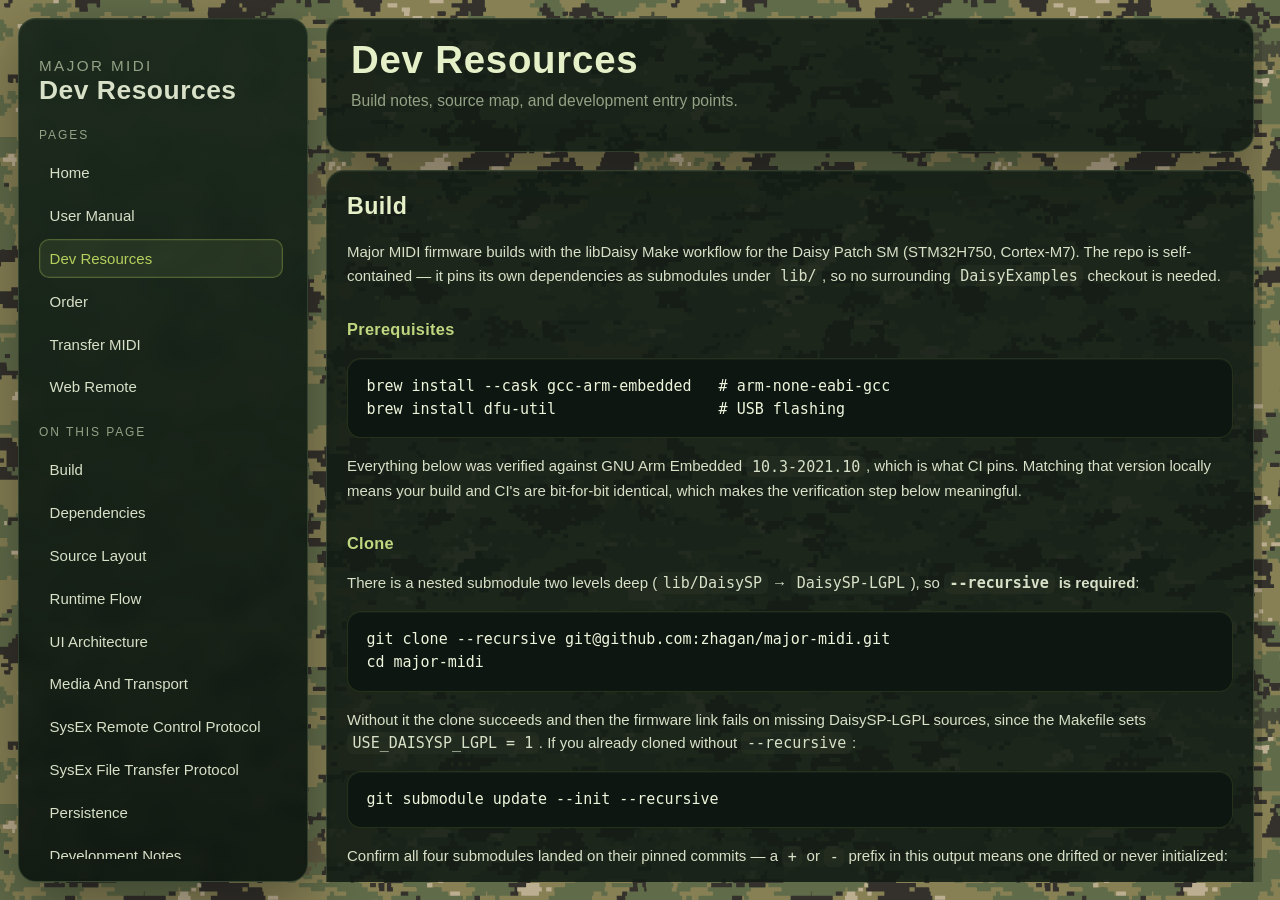
<file: docs/dev.html>
<!DOCTYPE html>
<html lang="en">
  <head>
    <meta charset="utf-8" />
    <meta name="viewport" content="width=device-width, initial-scale=1" />
    <title>Dev Resources | Major MIDI</title>
    <meta
      name="description"
      content="Major MIDI firmware builds with the libDaisy Make workflow for the Daisy Patch SM (STM32H750, Cortex-M7). The repo is self-contained — it pins its own dependencies as submodules under lib/, so no surrounding DaisyExamples checkout is needed."
    />
    <link rel="stylesheet" href="./styles.css" />
  </head>
  <body>
    <div class="shell">
      <aside class="sidebar">
        <div class="brand">
          <p class="kicker">Major MIDI</p>
          <h1>Dev Resources</h1>
        </div>

        <p class="nav-label">Pages</p>
        <nav class="nav page-nav">
          <a href="index.html">Home</a>
          <a href="user.html">User Manual</a>
          <a class="active" href="dev.html">Dev Resources</a>
          <a href="order.html">Order</a>
          <a href="transfer.html">Transfer MIDI</a>
          <a href="remote.html">Web Remote</a>
        </nav>

        <p class="nav-label">On This Page</p>
        <nav class="nav section-nav">
          <a href="#build">Build</a>
          <a href="#dependencies">Dependencies</a>
          <a href="#source-layout">Source Layout</a>
          <a href="#runtime-flow">Runtime Flow</a>
          <a href="#ui-architecture">UI Architecture</a>
          <a href="#media-and-transport">Media And Transport</a>
          <a href="#sysex-remote-control-protocol">SysEx Remote Control Protocol</a>
          <a href="#sysex-file-transfer-protocol">SysEx File Transfer Protocol</a>
          <a href="#persistence">Persistence</a>
          <a href="#development-notes">Development Notes</a>
          <a href="#next-step">Next Step</a>
        </nav>
      </aside>

      <main class="main">
        <section class="hero" id="top">
          <div class="hero-grid">
            <div>
              <h2>Dev Resources</h2>
              <p>Build notes, source map, and development entry points.</p>
            </div>
          </div>
        </section>

        <section class="section" id="build">
  <h2>Build</h2>
<p>Major MIDI firmware builds with the libDaisy Make workflow for the Daisy Patch SM (STM32H750, Cortex-M7). The repo is self-contained — it pins its own dependencies as submodules under <code>lib/</code>, so no surrounding <code>DaisyExamples</code> checkout is needed.</p>
<h3>Prerequisites</h3>
<pre><code class="language-sh">brew install --cask gcc-arm-embedded   # arm-none-eabi-gcc
brew install dfu-util                  # USB flashing</code></pre>
<p>Everything below was verified against GNU Arm Embedded <code>10.3-2021.10</code>, which is what CI pins. Matching that version locally means your build and CI&#x27;s are bit-for-bit identical, which makes the verification step below meaningful.</p>
<h3>Clone</h3>
<p>There is a nested submodule two levels deep (<code>lib/DaisySP</code> → <code>DaisySP-LGPL</code>), so <strong><code>--recursive</code> is required</strong>:</p>
<pre><code class="language-sh">git clone --recursive git@github.com:zhagan/major-midi.git
cd major-midi</code></pre>
<p>Without it the clone succeeds and then the firmware link fails on missing DaisySP-LGPL sources, since the Makefile sets <code>USE_DAISYSP_LGPL = 1</code>. If you already cloned without <code>--recursive</code>:</p>
<pre><code class="language-sh">git submodule update --init --recursive</code></pre>
<p>Confirm all four submodules landed on their pinned commits — a <code>+</code> or <code>-</code> prefix in this output means one drifted or never initialized:</p>
<pre><code class="language-sh">git submodule status --recursive</code></pre>
<h3>Compile</h3>
<p>The two dependencies are static libraries and only need rebuilding when they change:</p>
<pre><code class="language-sh">make -C lib/libDaisy      # libdaisy.a
make -C lib/DaisySP       # libdaisysp.a + libdaisysp-lgpl.a
make                      # build/MajorMIDI.bin</code></pre>
<p><code>make clean</code> clears the firmware build only, not the libraries.</p>
<h3>Verify the build</h3>
<p>CI builds every push and uploads the resulting <code>MajorMIDI.bin</code> as a run artifact. Since CI pins the same toolchain, a correct local build is byte-identical to it — which is the quickest way to confirm your dependency wiring is right rather than merely compiling:</p>
<pre><code class="language-sh">gh run download --name &quot;MajorMIDI-$(git rev-parse HEAD)&quot; --dir /tmp/ci
shasum -a 256 build/MajorMIDI.bin /tmp/ci/MajorMIDI.bin</code></pre>
<p>A mismatch almost always means a submodule is off its pinned commit (check <code>git submodule status --recursive</code>) or the local toolchain is not <code>10.3-2021.10</code>.</p>
<h3>Flash</h3>
<pre><code class="language-sh">make program-dfu     # app -&gt; QSPI 0x90040000
make program-boot    # Daisy bootloader -&gt; internal flash 0x08000000 (once per board)</code></pre>
<p><code>make program</code> is not usable here — it errors out for <code>BOOT_QSPI</code> app types by design. Tap <strong>RESET</strong> first; the bootloader&#x27;s DFU window is 2 seconds. See the README for the full flashing procedure and the bare-board bring-up case.</p>
<p>Build context:</p>
<div class="table-wrap"><table><thead><tr><th>Item</th><th>Notes</th></tr></thead><tbody><tr><td>Build system</td><td><code>make</code> via libDaisy</td></tr><tr><td>App target</td><td><code>BOOT_QSPI</code> (runs from QSPI, launched by the Daisy bootloader)</td></tr><tr><td>Build output</td><td><code>build/MajorMIDI.bin</code> / <code>.elf</code> / <code>.hex</code></td></tr><tr><td>Main firmware entry</td><td><code>src/main.cpp</code></td></tr><tr><td>Project config</td><td><code>Makefile</code></td></tr><tr><td>Linker script</td><td><code>alt_sram.lds</code> (overrides libDaisy&#x27;s default QSPI script)</td></tr><tr><td>CI</td><td><code>.github/workflows/release.yml</code> — builds every PR, publishes release assets on a <code>v*</code> tag</td></tr></tbody></table></div>
</section>
<section class="section" id="dependencies">
  <h2>Dependencies</h2>
<div class="table-wrap"><table><thead><tr><th>Path</th><th>Upstream</th><th>Pinned at</th><th>Notes</th></tr></thead><tbody><tr><td><code>lib/libDaisy</code></td><td>Fork <a href="https://github.com/zhagan/libDaisy/tree/major-midi"><code>zhagan/libDaisy</code></a>, branch <code>major-midi</code></td><td><code>85172e2b</code> (v5.4.0-22) + 3 commits</td><td><strong>Modified</strong> — see below</td></tr><tr><td><code>lib/DaisySP</code></td><td><a href="https://github.com/electro-smith/DaisySP"><code>electro-smith/DaisySP</code></a></td><td><code>a0494a3</code> (V1.0.0)</td><td>Unmodified</td></tr><tr><td><code>lib/DaisySP/DaisySP-LGPL</code></td><td><a href="https://github.com/electro-smith/DaisySP-LGPL"><code>electro-smith/DaisySP-LGPL</code></a></td><td><code>c89d380</code></td><td>Unmodified. Required — the Makefile sets <code>USE_DAISYSP_LGPL = 1</code></td></tr><tr><td><code>src/synth/tsf.h</code></td><td><a href="https://github.com/schellingb/TinySoundFont"><code>schellingb/TinySoundFont</code></a></td><td>vendored copy</td><td>Modified in-tree; not a submodule, do not overwrite from upstream</td></tr></tbody></table></div>
<p>The libDaisy fork is deliberately kept as three separate commits on top of a pinned upstream commit, so it can be rebased onto future libDaisy releases:</p>
<ol class="steps"><li><strong><code>SSD130x</code>: batched I2C writes, column offset, chunked update.</strong> Upstream issues one 2-byte I2C transaction per pixel byte, which cannot refresh a 128x64 panel at UI rates. Adds 32-byte batching, <code>SetColumnOffset()</code>, and a chunked-update API that spreads a frame across several main-loop passes so the display never blocks audio or MIDI.</li><li><strong>MIDI: <code>StopReceive</code>/<code>StopRx</code>, <code>ServiceTx</code> hook, UART Tx size guard.</strong> Needed to tear down and re-establish UART MIDI when routing changes at runtime.</li><li><strong>USB descriptor: identify as &quot;Major MIDI&quot;</strong> on the external HS port, with a distinct PID (22337).</li></ol>
<p>Changing a dependency means committing inside <code>lib/&lt;dep&gt;</code> first, then committing the updated submodule pointer in this repo. <code>lib/libDaisy/tests/googletest</code> is a nested submodule used only by libDaisy&#x27;s own unit tests and is not needed to build firmware.</p>
<p>Licensing: libDaisy and <code>tsf.h</code> are MIT. <code>DaisySP-LGPL</code> is LGPL, so distributing binaries carries the obligation to let recipients relink against a modified version of that library — publishing full source and build instructions, as this repo does, satisfies it.</p>
</section>
<section class="section" id="source-layout">
  <h2>Source Layout</h2>
<div class="table-wrap"><table><thead><tr><th>Path</th><th>Purpose</th></tr></thead><tbody><tr><td><code>src/main.cpp</code></td><td>App setup, boot sequence, transport loop, media reload, save flow, USB/UART MIDI wiring</td></tr><tr><td><code>src/app_state.h</code></td><td><code>AppState</code> — the single shared state struct for UI, transport, synth, routing, and CV/gate</td></tr><tr><td><code>src/ui/</code></td><td>Input scanning, event translation, UI state changes, OLED rendering</td></tr><tr><td><code>src/midi/</code></td><td>MIDI file playback, routing, media browser, scheduler, SysEx remote control and file transfer</td></tr><tr><td><code>src/synth/</code></td><td>SF2 synth integration (<code>synth_tsf.*</code>) plus the vendored <code>tsf.h</code> SoundFont renderer</td></tr><tr><td><code>src/cv/</code></td><td>CV/gate behavior</td></tr><tr><td><code>src/persist/</code></td><td>Boot state and per-song persistence</td></tr><tr><td><code>src/sd/</code></td><td>SD card mount</td></tr><tr><td><code>src/clock_sync.*</code></td><td>Internal/external sync arbitration (MIDI clock vs. gate sync)</td></tr><tr><td><code>lib/</code></td><td>Pinned dependency submodules — see Dependencies above</td></tr><tr><td><code>docs/</code></td><td>Generated site output, CSS, and two hand-maintained standalone pages (<code>transfer.html</code>, <code>remote.html</code>)</td></tr></tbody></table></div>
</section>
<section class="section" id="runtime-flow">
  <h2>Runtime Flow</h2>
<p>Most of the application lifecycle is coordinated from <code>src/main.cpp</code>. The boot sequence, in order:</p>
<ol class="steps"><li><code>InitDefaultState()</code> and UI/splash init.</li><li><code>SdMount()</code>.</li><li><code>media_library.Scan()</code> — this only resets the two front-panel folder browsers to root; it does <strong>not</strong> walk the whole SD card into RAM (see the <code>media_library.*</code> note below).</li><li>If the SD card mounted: <code>LoadBootState()</code> restores the last MIDI filename and general UI prefs from <code>0:/major_midi_boot.cfg</code>.</li><li>Synth, transport, and CV/gate engine init.</li><li>Resolve <code>selected_midi_path</code>: if the restored filename still exists (<code>MidiFileExists</code>), adopt it; otherwise fall back to <code>FindFirstMidiFile()</code>. <code>selected_sf2_path</code> is always set via <code>FindFirstSoundFont()</code> (there&#x27;s no persisted &quot;last SF2&quot; independent of the per-song config).</li><li>If the SD card mounted: <code>LoadSelectedMedia(true, true, now)</code> opens the SF2, opens the MIDI file, and — inside that same call — loads the per-song <code>.cfg</code> via <code>LoadSongConfig()</code>, which can override the SF2 selection made in step 6.</li><li>USB MIDI init and <code>StartReceive()</code>.</li><li><code>sysex_file_transfer.Init(...)</code> and <code>sysex_remote_control.Init(&amp;app_state, &amp;media_library, SyncLoopStateForRemote, nullptr)</code> wire the two SysEx handlers into the USB MIDI receive path.</li><li>UART MIDI init, timer setup, then the main loop begins.</li></ol>
<p>Key entry points used after boot:</p>
<div class="table-wrap"><table><thead><tr><th>Function</th><th>Role</th></tr></thead><tbody><tr><td><code>LoadSelectedMedia()</code></td><td>Reloads MIDI and/or SF2, restores song-scoped settings, reapplies runtime state</td></tr><tr><td><code>SaveSelectedSongConfig()</code></td><td>Quick-saves the current song&#x27;s <code>.cfg</code> + boot state; used by <code>Song &gt; Save Song CFG</code></td></tr><tr><td><code>SaveAllSettings()</code></td><td>Stops the transport, then writes song <code>.cfg</code> and boot state with a staged progress overlay; used by <code>Save All</code></td></tr><tr><td><code>ApplyAppSettings()</code></td><td>Pushes <code>AppState</code> into transport, synth, routing, and CV/gate behavior</td></tr><tr><td>main loop</td><td>Samples controls, translates UI events, applies pending loads/saves, drives the SysEx handlers, renders display</td></tr></tbody></table></div>
</section>
<section class="section" id="ui-architecture">
  <h2>UI Architecture</h2>
<p>The UI is split into three layers:</p>
<div class="table-wrap"><table><thead><tr><th>File</th><th>Role</th></tr></thead><tbody><tr><td><code>src/ui/ui_input.cpp</code></td><td>Reads raw hardware state from buttons, encoder, knobs, and sync switch; drives the B1-B4 activity LEDs via the MCP23017</td></tr><tr><td><code>src/ui/ui_controller.cpp</code></td><td>Converts UI events into <code>AppState</code> changes</td></tr><tr><td><code>src/ui/ui_renderer.cpp</code></td><td>Draws the current state to the OLED</td></tr></tbody></table></div>
<p>When changing front-panel behavior, start in <code>UiController</code>. When changing only wording or layout, start in <code>UiRenderer</code>.</p>
<p>Notable UI details for anyone touching this code:</p>
<ul class="bullets"><li>Long-press threshold for the encoder and bank buttons is 700 ms (<code>ui_input.cpp</code>).</li><li><code>UiMode::Mute</code> is a dead enum value — never set anywhere. The live &quot;mute page&quot; UI is <code>KnobPage::Mute</code> inside <code>UiMode::Performance</code>, not a separate mode.</li><li>Channel focus edit-field cycle is <code>Mute → Volume → Pan → Reverb → Chorus → Program</code>; a tap toggles edit for the current field, a long-press exits focus back to the bank view.</li></ul>
</section>
<section class="section" id="media-and-transport">
  <h2>Media And Transport</h2>
<p>The playback path is spread across the MIDI and synth modules:</p>
<div class="table-wrap"><table><thead><tr><th>Area</th><th>Notes</th></tr></thead><tbody><tr><td><code>src/midi/smf_player.*</code></td><td>MIDI file parsing, playback state, transport</td></tr><tr><td><code>src/midi/mixer_transport.*</code></td><td>Channel state, mixing, timing, and transport-facing playback logic. Global transpose (<code>sf2_transpose</code>) explicitly skips the drum channel (index 9 / MIDI channel 10). Hand-driven tempo changes (encoder / web remote, not clock sync and not while looping) glide via bounded per-<code>Update</code> steps (<code>kTempoRampBpmPerSecond = 240</code>) reusing the instant-apply path (<code>SetTempoScale</code> / <code>RemapQueuedEventTimes</code> / <code>phase_start_ticks_</code> recalibration) with a small delta; the tempo-change-during-loop branch flushes loop-boundary notes before <code>ClearQueues()</code> so a sounding note&#x27;s Note-Off is never dropped.</td></tr><tr><td><code>src/midi/media_library.*</code></td><td>Live, per-folder SD-card browsing — no whole-card scan or global file-count cap. Files are identified by relative path (e.g. <code>set1/track01.mid</code>), not index; <code>AppState::selected_midi_path</code>/<code>selected_sf2_path</code> carry that identity directly. A single folder&#x27;s browser view still caps at <code>kMaxMidiBrowserEntries=128</code> / <code>kMaxSf2BrowserEntries=32</code> entries (front panel) — split a very large folder into subfolders if you hit that. <code>FindFirstMidiFile()</code>/<code>FindFirstSoundFont()</code> do an early-exit recursive walk, used only as a fallback when the previously-selected file is gone.</td></tr><tr><td><code>src/midi/scheduler.*</code></td><td>Scheduled MIDI output timing</td></tr><tr><td><code>src/synth/synth_tsf.*</code></td><td>SoundFont loading and synth voice handling. Voices field is <code>0</code>-<code>32</code>; <code>0</code> disables the synth entirely.</td></tr><tr><td><code>src/midi/sysex_remote_control.*</code></td><td>SysEx command protocol for the browser-based remote (<code>docs/remote.html</code>) — see below</td></tr><tr><td><code>src/midi/sysex_file_transfer.*</code></td><td>SysEx chunked file-upload protocol for MIDI transfer (<code>docs/transfer.html</code>) — see below</td></tr></tbody></table></div>
<p>If a change affects how a song loads, loops, or routes events, read <code>LoadSelectedMedia()</code>, <code>smf_player</code>, and <code>mixer_transport</code> together.</p>
</section>
<section class="section" id="sysex-remote-control-protocol">
  <h2>SysEx Remote Control Protocol</h2>
<p><code>src/midi/sysex_remote_control.*</code> implements the protocol behind <code>docs/remote.html</code>. Manufacturer ID <code>0x7D</code>, magic bytes <code>&#x27;M&#x27; &#x27;M&#x27;</code> (<code>0x4D 0x4D</code>). Every request/reply is a standard SysEx frame:</p>
<pre><code class="language-text">Request: F0 7D 4D 4D &lt;cmd&gt; [payload...] F7
Reply:   F0 7D 4D 4D &lt;cmd&gt; &lt;status&gt; [payload...] F7</code></pre>
<p>Status bytes: <code>0x00</code> OK, <code>0x01</code> Invalid packet, <code>0x02</code> Out of range. Multi-byte integers are packed 7-bit LSB-first: 14-bit values as 2 bytes, 28-bit values as 4 bytes. Paths/names are length-prefixed (1 byte length + raw bytes, ASCII only — same convention as elsewhere in the firmware). <strong>Hard ceiling: every request and reply must fit in <code>SYSEX_BUFFER_LEN = 128</code> bytes total</strong> (<code>libDaisy/src/hid/midi_parser.cpp</code>) — that&#x27;s why file/directory selection is split into small single-value commands rather than one large batched reply, and why <code>kReplyMax = 120</code> in <code>sysex_remote_control.h</code> sits just under that ceiling.</p>
<p>There is no global flat file index anymore (see <code>media_library.*</code> above) — the remote enumerates one directory at a time by relative path, mirroring the front-panel browser, and loads/selects files by full relative path instead of index.</p>
<div class="table-wrap"><table><thead><tr><th>Cmd</th><th>Name</th><th>Request payload</th><th>Reply payload</th></tr></thead><tbody><tr><td><code>0x10</code></td><td>GetStatus</td><td>—</td><td>playing(1B), bpm(14b), measure(14b), beat(1B)</td></tr><tr><td><code>0x11</code></td><td>GetSelectedMidiPath</td><td>—</td><td>pathLen(1B), path bytes</td></tr><tr><td><code>0x12</code></td><td>GetSelectedSf2Path</td><td>—</td><td>pathLen(1B), path bytes</td></tr><tr><td><code>0x13</code></td><td>LoadMidi</td><td>pathLen(1B), path bytes</td><td>status only (<code>Range</code> if the path doesn&#x27;t exist)</td></tr><tr><td><code>0x14</code></td><td>LoadSf2</td><td>pathLen(1B), path bytes</td><td>status only</td></tr><tr><td><code>0x15</code></td><td>Transport</td><td>action(1B): <code>0x00</code> stop, <code>0x01</code> play, <code>0x02</code> toggle</td><td>resulting <code>transport_playing</code> (1B)</td></tr><tr><td><code>0x16</code></td><td>GetChannelState</td><td>channel(14b), <code>&lt;16</code></td><td>index(14b), volume, pan, reverb_send, chorus_send (1B each, 0-127), muted(1B), program_override(14b, <code>128</code>=none), current_program(1B)</td></tr><tr><td><code>0x17</code></td><td>SetChannelState</td><td>index(14b), volume, pan, reverb_send, chorus_send, muted, program(14b, <code>128</code> clears override)</td><td>index(14b)</td></tr><tr><td><code>0x18</code></td><td>GetSongState</td><td>—</td><td>bpmOverride(14b), loopEnabled(1B), loopStart(28b), loopLength(28b), divisions/PPQN(14b), time-signature numerator(1B), denominator(1B)</td></tr><tr><td><code>0x19</code></td><td>SetSongState</td><td>bpmOverride(14b, ≤300), loopEnabled(1B), loopStart(28b), loopLength(28b, nonzero)</td><td>status only</td></tr><tr><td><code>0x1A</code></td><td>SaveSongSettings</td><td>—</td><td>status only (sets <code>pending_save_settings</code>, same as <code>Song &gt; Save Song CFG</code>)</td></tr><tr><td><code>0x1B</code></td><td>GetMidiDirCount</td><td>dirPathLen(1B), dir path bytes (empty = root)</td><td>count(14b)</td></tr><tr><td><code>0x1C</code></td><td>GetMidiDirEntry</td><td>dirPathLen(1B), dir path bytes, index(14b)</td><td>index(14b), isDir(1B), nameLen(1B), name bytes (leaf name only, ≤<code>kNameMax</code>=32)</td></tr><tr><td><code>0x1D</code></td><td>GetSf2DirCount</td><td>dirPathLen(1B), dir path bytes</td><td>count(14b)</td></tr><tr><td><code>0x1E</code></td><td>GetSf2DirEntry</td><td>dirPathLen(1B), dir path bytes, index(14b)</td><td>index(14b), isDir(1B), nameLen(1B), name bytes</td></tr></tbody></table></div>
<p><code>LoadMidi</code>/<code>LoadSf2</code> push the selection into <code>pending_midi_load</code>/<code>pending_sf2_load</code> and force the UI back to Performance/Main menu. <code>SetSongState</code> calls back into <code>SyncLoopStateForRemote()</code> (wired in <code>main.cpp</code>) so loop display fields stay in sync. Directory entries are returned directories-first-then-files, in the same order <code>MediaLibrary::DirEntryAt()</code> walks them — matches the front panel&#x27;s own folder browser ordering.</p>
</section>
<section class="section" id="sysex-file-transfer-protocol">
  <h2>SysEx File Transfer Protocol</h2>
<p><code>src/midi/sysex_file_transfer.*</code> implements the protocol behind <code>docs/transfer.html</code>. Same manufacturer ID/magic as above. Commands: <code>Start=0x01</code>, <code>Data=0x02</code>, <code>End=0x03</code>, <code>Cancel=0x04</code>; every reply is an Ack frame with command <code>0x7F</code>:</p>
<pre><code class="language-text">Request: F0 7D 4D 4D &lt;cmd&gt; [payload...] F7
Ack:     F0 7D 4D 4D 7F &lt;requestCmd&gt; &lt;status&gt; &lt;value low7&gt; &lt;value high7&gt; F7</code></pre>
<p>Status bytes: <code>0x00</code> OK, <code>0x01</code> Invalid packet, <code>0x02</code> Busy, <code>0x03</code> FS error, <code>0x04</code> Sequence mismatch, <code>0x05</code> Bad filename, <code>0x06</code> Decode error, <code>0x07</code> No active transfer.</p>
<div class="table-wrap"><table><thead><tr><th>Cmd</th><th>Payload</th><th>Behavior</th></tr></thead><tbody><tr><td><code>Start (0x01)</code></td><td>filename length(1B), filename bytes (≤48)</td><td>Aborts any in-progress transfer, normalizes the filename (strips path, keeps alnum/<code>.</code>/<code>_</code>/<code>-</code>/space, forces a <code>.mid</code> extension), creates <code>0:/midi</code> if needed, opens <code>0:/midi/&lt;name&gt;</code> with create-always (this <strong>overwrites</strong> an existing file of the same name, with no rename/collision handling)</td></tr><tr><td><code>Data (0x02)</code></td><td>sequence(14b), raw length(1B, ≤63), 7-bit-packed data</td><td>Sequence must match the expected count or replies <code>Sequence</code> with the expected value; each chunk of ≤63 raw bytes is packed as one MSB byte + up to 7 data bytes</td></tr><tr><td><code>End (0x03)</code></td><td>final sequence(14b)</td><td>Must match the chunk count received; syncs and closes the file, then rescans the media library and reports the upload complete</td></tr><tr><td><code>Cancel (0x04)</code></td><td>—</td><td>Aborts the transfer and deletes the partial file</td></tr></tbody></table></div>
<p><code>docs/remote.html</code> and <code>docs/transfer.html</code> are hand-authored static pages with the client side of these protocols implemented directly in embedded JavaScript (Web MIDI API with SysEx). They are <strong>not</strong> generated by <code>docs/generate_docs.py</code> — edit them directly, and keep their embedded command/status tables in sync with the two files above if the protocol changes.</p>
</section>
<section class="section" id="persistence">
  <h2>Persistence</h2>
<p>Major MIDI has two active persistence scopes, both implemented directly in <code>src/persist/song_config_persist.cpp</code> and <code>src/persist/boot_state_persist.cpp</code>:</p>
<div class="table-wrap"><table><thead><tr><th>Scope</th><th>File</th><th>Magic/Version</th><th>Notes</th></tr></thead><tbody><tr><td>Boot/global</td><td><code>0:/major_midi_boot.cfg</code></td><td><code>MMBT</code>, v7</td><td>Last MIDI filename, <code>screen_saver_timeout_s</code>, <code>knob_pickup_mode</code>, <code>encoder_direction</code>, <code>oled_x_offset</code>, and (added in v7) the global <code>cv1_pitch_scale</code> / <code>cv2_pitch_scale</code> CV-output calibration</td></tr><tr><td>Per-song</td><td><code>&lt;selected-midi&gt;.cfg</code></td><td><code>MMSC</code>, v12</td><td>Both CV inputs, both gate inputs/outputs, both CV outputs, USB+UART MIDI output routing (mode, transport/clock flags, full 16-channel matrix), all 16 <code>ChannelState</code> entries + mute mask, loop state, <code>song_bpm_override</code>, SF2 FX-scaler caps, <code>sf2_transpose</code>, and the SF2 filename. v12 dropped the per-output pitch-scale fields (moved to the global boot config); it still loads v8-v11 files, skipping their legacy pitch-scale bytes</td></tr></tbody></table></div>
<p>Relevant code:</p>
<div class="table-wrap"><table><thead><tr><th>File</th><th>Role</th></tr></thead><tbody><tr><td><code>src/persist/boot_state_persist.*</code></td><td>Boot-state save/load</td></tr><tr><td><code>src/persist/song_config_persist.*</code></td><td>Per-song config save/load — this is where CV/gate and MIDI routing are actually serialized</td></tr><tr><td><code>src/persist/persist_file.*</code></td><td>One-function helper (<code>SharedPersistFile()</code>) so every persist module reuses a single shared <code>FIL</code> handle instead of declaring its own</td></tr></tbody></table></div>
<p><strong>Orphaned modules — do not assume these are live:</strong> <code>src/persist/midi_routing_persist.*</code>, <code>src/persist/cv_gate_persist.*</code>, and <code>src/persist/performance_persist.*</code> each define their own standalone save/load functions with their own file magics (<code>MMMR</code>/<code>MMCV</code>/<code>MMPF</code>), but none of them are called anywhere outside their own source file. They compile and link (they&#x27;re in the <code>Makefile</code>), but the actual routing/CV-gate persistence happens inline inside <code>song_config_persist.cpp</code>, and <code>performance_persist.*</code> has no caller at all. If you&#x27;re extending persistence, either wire these up deliberately or remove them — don&#x27;t assume <code>grep</code>-ing their names means they&#x27;re part of the save flow.</p>
<p><code>Song &gt; Save Song CFG</code> and <code>Save All</code> both write the same per-song <code>.cfg</code> plus the boot-state file; the difference is <code>Save All</code> opens a confirmation page, forces the transport to stop first, and refuses to run while anything is playing or gating. See <code>USER.md</code> for the user-facing description.</p>
</section>
<section class="section" id="development-notes">
  <h2>Development Notes</h2>
<ul class="bullets"><li><code>AppState</code> in <code>src/app_state.h</code> is the central shared state model.</li><li>UI, persistence, transport, and CV/gate all meet through <code>ApplyAppSettings()</code>.</li><li>The worktree may be dirty; avoid broad reverts and isolate changes carefully.</li><li>The docs generator (<code>docs/generate_docs.py</code>) builds <code>index.html</code>/<code>user.html</code>/<code>dev.html</code>/<code>order.html</code> from <code>site/SPLASH.md</code>, <code>site/USER.md</code>, <code>DEV.md</code>, and <code>site/ORDER.md</code> respectively. <code>docs/transfer.html</code> and <code>docs/remote.html</code> are separate hand-written pages it does not touch.</li></ul>
</section>
<section class="section" id="next-step">
  <h2>Next Step</h2>
<p>For repo-level context, design intent, and maintenance notes, use <a href="../README.md">README.md</a>.</p>
</section>

        <div class="footer">
          Generated from <code>DEV.md</code>.
        </div>
      </main>
    </div>
  </body>
</html>
</file>
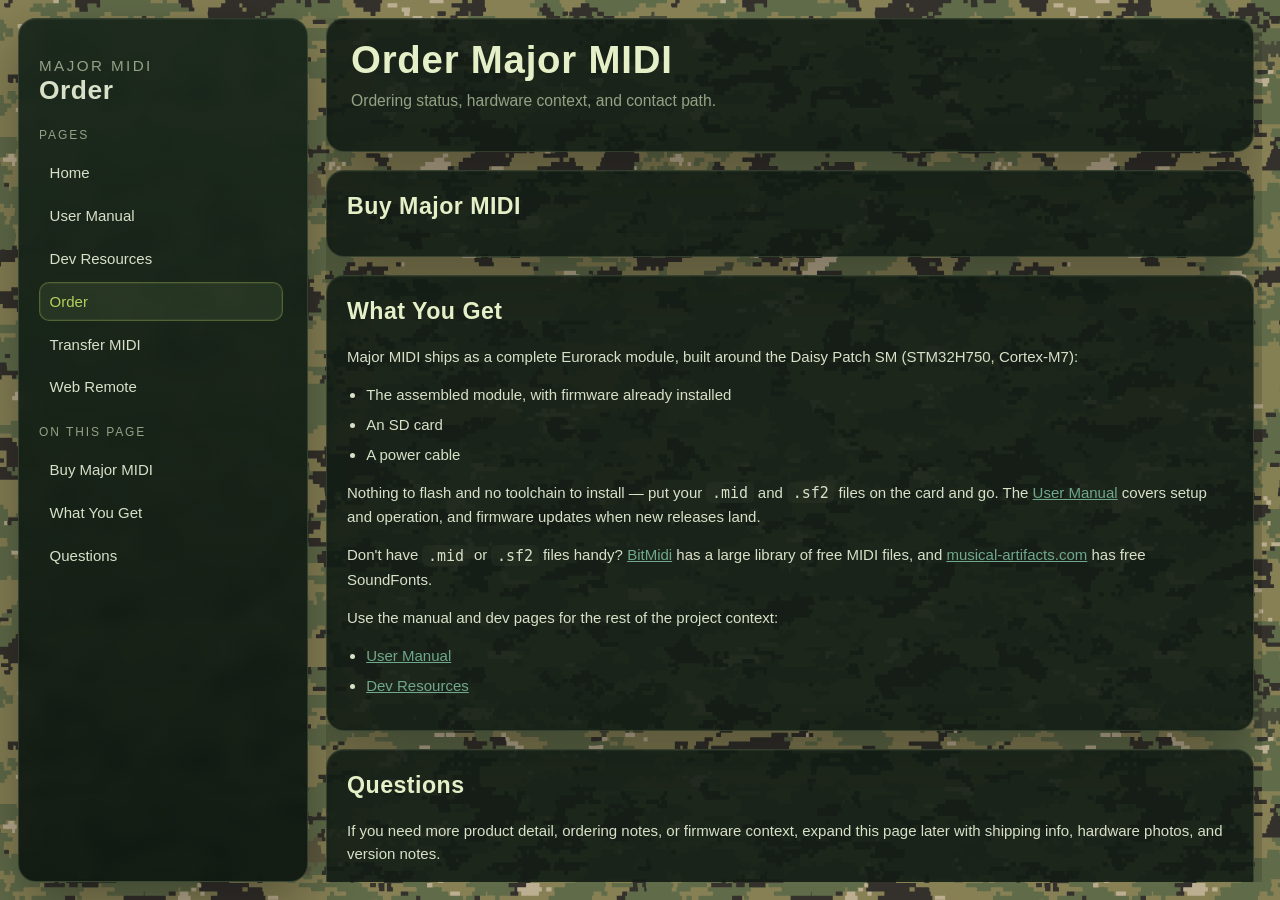
<file: docs/order.html>
<!DOCTYPE html>
<html lang="en">
  <head>
    <meta charset="utf-8" />
    <meta name="viewport" content="width=device-width, initial-scale=1" />
    <title>Order Major MIDI | Major MIDI</title>
    <meta
      name="description"
      content="Order Major MIDI directly here."
    />
    <link rel="stylesheet" href="./styles.css" />
  </head>
  <body>
    <div class="shell">
      <aside class="sidebar">
        <div class="brand">
          <p class="kicker">Major MIDI</p>
          <h1>Order</h1>
        </div>

        <p class="nav-label">Pages</p>
        <nav class="nav page-nav">
          <a href="index.html">Home</a>
          <a href="user.html">User Manual</a>
          <a href="dev.html">Dev Resources</a>
          <a class="active" href="order.html">Order</a>
          <a href="transfer.html">Transfer MIDI</a>
          <a href="remote.html">Web Remote</a>
        </nav>

        <p class="nav-label">On This Page</p>
        <nav class="nav section-nav">
          <a href="#buy-major-midi">Buy Major MIDI</a>
          <a href="#what-you-get">What You Get</a>
          <a href="#questions">Questions</a>
        </nav>
      </aside>

      <main class="main">
        <section class="hero" id="top">
          <div class="hero-grid">
            <div>
              <h2>Order Major MIDI</h2>
              <p>Ordering status, hardware context, and contact path.</p>
            </div>
          </div>
        </section>

        <section class="section" id="buy-major-midi">
  <h2>Buy Major MIDI</h2>
<script async
  src="https://js.stripe.com/v3/buy-button.js">
</script>
<stripe-buy-button
  buy-button-id="buy_btn_1Tbrg5CuGASXJ6S8bzHJNc4b"
  publishable-key="pk_live_51TbjxZCuGASXJ6S8cUpKd7KCs9rGtM0er780pGsRaqKaEVY1DCfpjhY7JdE2CkNxjBIDp1mwV5c8DHnMq881RTZi00bppw6SWu"
>
</stripe-buy-button>
</section>
<section class="section" id="what-you-get">
  <h2>What You Get</h2>
<p>Major MIDI ships as a complete Eurorack module, built around the Daisy Patch SM (STM32H750, Cortex-M7):</p>
<ul class="bullets"><li>The assembled module, with firmware already installed</li><li>An SD card</li><li>A power cable</li></ul>
<p>Nothing to flash and no toolchain to install — put your <code>.mid</code> and <code>.sf2</code> files on the card and go. The <a href="user.html">User Manual</a> covers setup and operation, and firmware updates when new releases land.</p>
<p>Don&#x27;t have <code>.mid</code> or <code>.sf2</code> files handy? <a href="https://bitmidi.com/" target="_blank" rel="noopener">BitMidi</a> has a large library of free MIDI files, and <a href="https://musical-artifacts.com/" target="_blank" rel="noopener">musical-artifacts.com</a> has free SoundFonts.</p>
<p>Use the manual and dev pages for the rest of the project context:</p>
<ul class="bullets"><li><a href="user.html">User Manual</a></li><li><a href="dev.html">Dev Resources</a></li></ul>
</section>
<section class="section" id="questions">
  <h2>Questions</h2>
<p>If you need more product detail, ordering notes, or firmware context, expand this page later with shipping info, hardware photos, and version notes.</p>
</section>

        <div class="footer">
          Generated from <code>ORDER.md</code>.
        </div>
      </main>
    </div>
  </body>
</html>
</file>
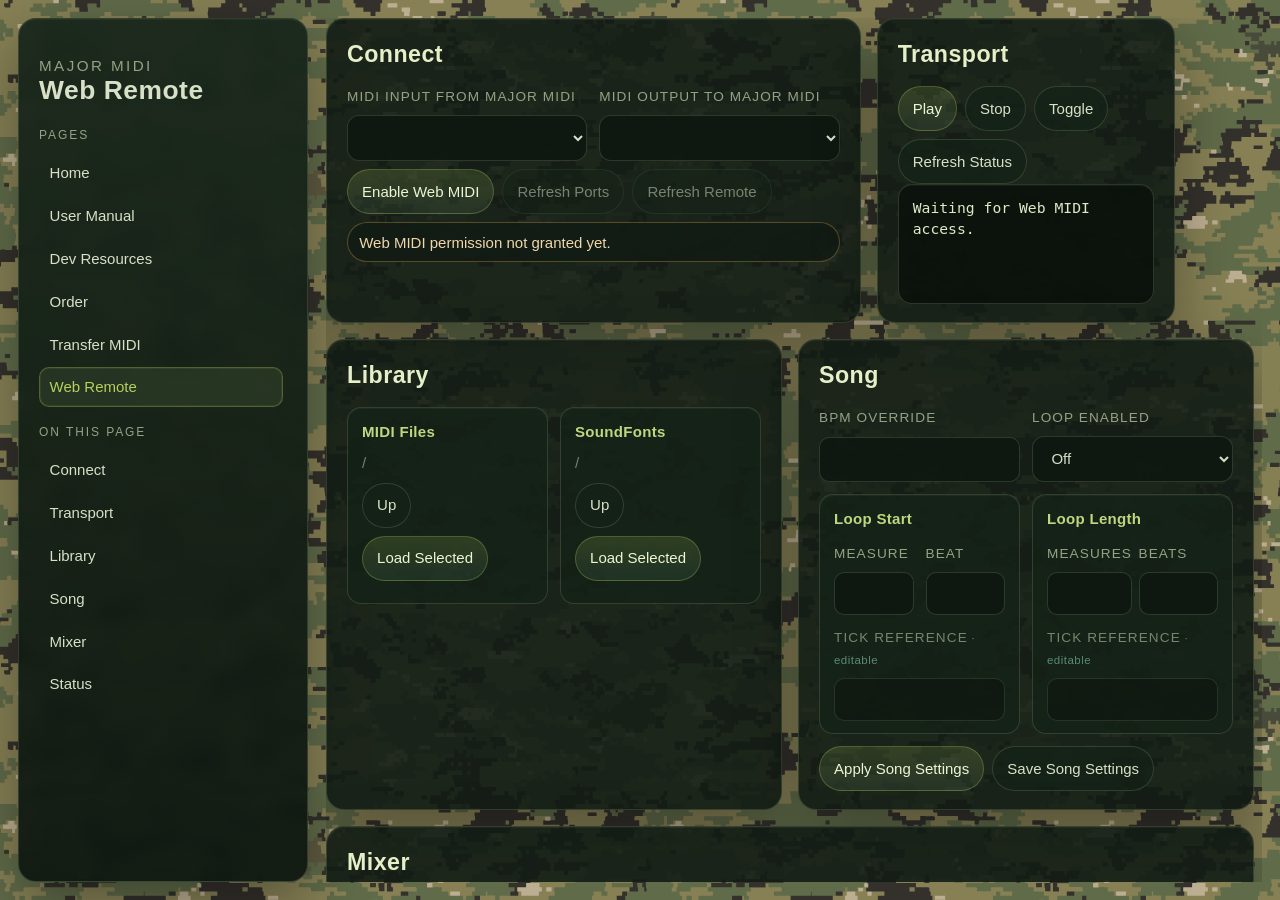
<file: docs/remote.html>
<!DOCTYPE html>
<html lang="en">
  <head>
    <meta charset="utf-8" />
    <meta name="viewport" content="width=device-width, initial-scale=1" />
    <title>Web Remote | Major MIDI</title>
    <meta
      name="description"
      content="Rich browser remote for Major MIDI over USB MIDI SysEx."
    />
    <link rel="stylesheet" href="./styles.css" />
  </head>
  <body class="remote-page">
    <div class="shell">
      <aside class="sidebar">
        <div class="brand">
          <p class="kicker">Major MIDI</p>
          <h1>Web Remote</h1>
        </div>

        <p class="nav-label">Pages</p>
        <nav class="nav page-nav">
          <a href="index.html">Home</a>
          <a href="user.html">User Manual</a>
          <a href="dev.html">Dev Resources</a>
          <a href="order.html">Order</a>
          <a href="transfer.html">Transfer MIDI</a>
          <a class="active" href="remote.html">Web Remote</a>
        </nav>

        <p class="nav-label">On This Page</p>
        <nav class="nav section-nav">
          <a href="#connect">Connect</a>
          <a href="#transport">Transport</a>
          <a href="#library">Library</a>
          <a href="#song">Song</a>
          <a href="#mixer">Mixer</a>
          <a href="#status">Status</a>
        </nav>
      </aside>

      <main class="main">
        <section class="section" id="connect">
          <h2>Connect</h2>
          <div class="uploader-card">
            <div class="transfer-grid">
              <div class="field">
                <label for="midi-input">MIDI Input From Major MIDI</label>
                <select id="midi-input"></select>
              </div>
              <div class="field">
                <label for="midi-output">MIDI Output To Major MIDI</label>
                <select id="midi-output"></select>
              </div>
            </div>

            <div class="button-row">
              <button id="enable-midi">Enable Web MIDI</button>
              <button id="refresh-ports" class="secondary" disabled>Refresh Ports</button>
              <button id="refresh-all" class="secondary" disabled>Refresh Remote</button>
            </div>

            <div id="connection-status" class="status-pill warn">Web MIDI permission not granted yet.</div>
          </div>
        </section>

        <section class="section" id="transport">
          <h2>Transport</h2>
          <div class="button-row">
            <button id="play-button">Play</button>
            <button id="stop-button" class="secondary">Stop</button>
            <button id="toggle-button" class="secondary">Toggle</button>
            <button id="refresh-status" class="secondary">Refresh Status</button>
          </div>
          <pre id="log" class="log">Waiting for Web MIDI access.</pre>
        </section>

        <section class="section" id="library">
          <h2>Library</h2>
          <div class="transfer-grid">
            <div class="mini-card">
              <h4>MIDI Files</h4>
              <p id="midi-path" class="fine-print browser-path">/</p>
              <div class="button-row">
                <button id="midi-up" class="secondary">Up</button>
                <button id="load-midi">Load Selected</button>
              </div>
              <ol id="midi-browser" class="queue browser-list"></ol>
            </div>
            <div class="mini-card">
              <h4>SoundFonts</h4>
              <p id="sf2-path" class="fine-print browser-path">/</p>
              <div class="button-row">
                <button id="sf2-up" class="secondary">Up</button>
                <button id="load-sf2">Load Selected</button>
              </div>
              <ol id="sf2-browser" class="queue browser-list"></ol>
            </div>
          </div>
        </section>

        <section class="section" id="song">
          <h2>Song</h2>
          <div class="transfer-grid">
            <div class="field">
              <label for="song-bpm-override">BPM Override</label>
              <input id="song-bpm-override" type="number" min="0" max="300" />
            </div>
            <div class="field">
              <label for="song-loop-enabled">Loop Enabled</label>
              <select id="song-loop-enabled">
                <option value="0">Off</option>
                <option value="1">On</option>
              </select>
            </div>
          </div>
          <div class="song-loop-grid">
            <div class="mini-card">
              <h4>Loop Start</h4>
              <div class="grid-2">
                <div class="field">
                  <label for="song-loop-start-measure">Measure</label>
                  <input id="song-loop-start-measure" type="number" min="1" max="9999" />
                </div>
                <div class="field">
                  <label for="song-loop-start-beat">Beat</label>
                  <input id="song-loop-start-beat" type="number" min="1" max="32" />
                </div>
              </div>
              <div class="field tick-reference">
                <label for="song-loop-start">Tick Reference</label>
                <input id="song-loop-start" type="number" min="0" max="268435455" />
              </div>
            </div>
            <div class="mini-card">
              <h4>Loop Length</h4>
              <div class="grid-2">
                <div class="field">
                  <label for="song-loop-length-measures">Measures</label>
                  <input id="song-loop-length-measures" type="number" min="0" max="9999" />
                </div>
                <div class="field">
                  <label for="song-loop-length-beats">Beats</label>
                  <input id="song-loop-length-beats" type="number" min="0" max="31" />
                </div>
              </div>
              <div class="field tick-reference">
                <label for="song-loop-length">Tick Reference</label>
                <input id="song-loop-length" type="number" min="1" max="268435455" />
              </div>
            </div>
          </div>
          <div class="button-row">
            <button id="apply-song">Apply Song Settings</button>
            <button id="save-song" class="secondary">Save Song Settings</button>
          </div>
        </section>

        <section class="section" id="mixer">
          <h2>Mixer</h2>
          <div class="table-wrap">
            <table>
              <thead>
                <tr>
                  <th>Ch</th>
                  <th>Volume</th>
                  <th>Pan</th>
                  <th>Reverb</th>
                  <th>Chorus</th>
                  <th>Mute</th>
                  <th>Program Ovr</th>
                  <th>Current</th>
                </tr>
              </thead>
              <tbody id="channel-table"></tbody>
            </table>
          </div>
        </section>

        <section class="section" id="status">
          <h2>Status</h2>
          <div class="grid-2">
            <div class="mini-card">
              <h4>Transport</h4>
              <p id="status-transport">Stopped</p>
              <p id="status-position" class="fine-print">Measure -, Beat -</p>
            </div>
            <div class="mini-card">
              <h4>Loaded Media</h4>
              <p id="status-midi">MIDI: none</p>
              <p id="status-sf2" class="fine-print">SF2: none</p>
              <p id="status-bpm" class="fine-print">BPM: -</p>
            </div>
          </div>
        </section>

        <div class="footer">
          Rich remote-control page for Major MIDI USB SysEx commands.
        </div>
      </main>
    </div>

    <script>
      const MANUFACTURER_ID = 0x7d;
      const MAGIC = [0x4d, 0x4d];
      const CMD = {
        getStatus: 0x10,
        getSelectedMidiPath: 0x11,
        getSelectedSf2Path: 0x12,
        loadMidi: 0x13,
        loadSf2: 0x14,
        transport: 0x15,
        getChannelState: 0x16,
        setChannelState: 0x17,
        getSongState: 0x18,
        setSongState: 0x19,
        saveSongSettings: 0x1a,
        getMidiDirCount: 0x1b,
        getMidiDirEntry: 0x1c,
        getSf2DirCount: 0x1d,
        getSf2DirEntry: 0x1e,
      };
      const STATUS_TEXT = {
        0x00: "OK",
        0x01: "Invalid packet",
        0x02: "Out of range",
      };
      const PROGRAM_FILE = 128;

      let midiAccess = null;
      let selectedOutput = null;
      let boundInputs = [];
      let preferredInputPortKey = "";
      let preferredOutputPortKey = "";
      let pendingReply = null;
      let channelStates = Array.from({ length: 16 }, (_, index) => ({ index }));
      let songTiming = { divisions: 480, numerator: 4, denominator: 4 };
      const channelSendTimers = new Map();
      let channelSendQueue = Promise.resolve();

      let midiBrowserPath = "";
      let sf2BrowserPath = "";
      let midiBrowserEntries = [];
      let sf2BrowserEntries = [];
      let selectedMidiPath = "";
      let selectedSf2Path = "";

      const inputSelect = document.getElementById("midi-input");
      const outputSelect = document.getElementById("midi-output");
      const enableButton = document.getElementById("enable-midi");
      const refreshPortsButton = document.getElementById("refresh-ports");
      const refreshAllButton = document.getElementById("refresh-all");
      const refreshStatusButton = document.getElementById("refresh-status");
      const loadMidiButton = document.getElementById("load-midi");
      const loadSf2Button = document.getElementById("load-sf2");
      const midiUpButton = document.getElementById("midi-up");
      const sf2UpButton = document.getElementById("sf2-up");
      const playButton = document.getElementById("play-button");
      const stopButton = document.getElementById("stop-button");
      const toggleButton = document.getElementById("toggle-button");
      const applySongButton = document.getElementById("apply-song");
      const saveSongButton = document.getElementById("save-song");
      const midiBrowserList = document.getElementById("midi-browser");
      const sf2BrowserList = document.getElementById("sf2-browser");
      const midiPathLabel = document.getElementById("midi-path");
      const sf2PathLabel = document.getElementById("sf2-path");
      const connectionStatus = document.getElementById("connection-status");
      const statusTransport = document.getElementById("status-transport");
      const statusPosition = document.getElementById("status-position");
      const statusMidi = document.getElementById("status-midi");
      const statusSf2 = document.getElementById("status-sf2");
      const statusBpm = document.getElementById("status-bpm");
      const songBpmOverride = document.getElementById("song-bpm-override");
      const songLoopEnabled = document.getElementById("song-loop-enabled");
      const songLoopStartMeasure = document.getElementById("song-loop-start-measure");
      const songLoopStartBeat = document.getElementById("song-loop-start-beat");
      const songLoopStart = document.getElementById("song-loop-start");
      const songLoopLengthMeasures = document.getElementById("song-loop-length-measures");
      const songLoopLengthBeats = document.getElementById("song-loop-length-beats");
      const songLoopLength = document.getElementById("song-loop-length");
      const channelTable = document.getElementById("channel-table");
      const logEl = document.getElementById("log");

      function setStatus(el, text, tone = "") {
        el.textContent = text;
        el.className = "status-pill" + (tone ? " " + tone : "");
      }

      function log(message) {
        const stamp = new Date().toLocaleTimeString();
        const line = `[${stamp}] ${message}`;
        logEl.textContent = logEl.textContent === "Waiting for Web MIDI access." ? line : `${logEl.textContent}\n${line}`;
        logEl.scrollTop = logEl.scrollHeight;
      }

      function encode14(value) {
        return [value & 0x7f, (value >> 7) & 0x7f];
      }

      function encodeString(value) {
        const bytes = Array.from(new TextEncoder().encode(value || ""));
        return [bytes.length & 0x7f, ...bytes];
      }

      function decode14(data, offset) {
        return data[offset] | (data[offset + 1] << 7);
      }

      function decode28(data, offset) {
        return data[offset] | (data[offset + 1] << 7) | (data[offset + 2] << 14) | (data[offset + 3] << 21);
      }

      function decodeText(bytes) {
        return new TextDecoder().decode(bytes);
      }

      function commandName(command) {
        return Object.entries(CMD).find(([, value]) => value === command)?.[0] || `0x${command.toString(16)}`;
      }

      function buildSysEx(command, payload = []) {
        return new Uint8Array([0xf0, MANUFACTURER_ID, ...MAGIC, command, ...payload, 0xf7]);
      }

      function parseReply(data) {
        if (!(data instanceof Uint8Array) || data.length < 7) return null;
        if (data[0] !== 0xf0 || data[data.length - 1] !== 0xf7) return null;
        if (data[1] !== MANUFACTURER_ID || data[2] !== MAGIC[0] || data[3] !== MAGIC[1]) return null;
        return {
          command: data[4],
          status: data[5],
          payload: data.slice(6, data.length - 1),
        };
      }

      function bindAllInputs() {
        for (const port of boundInputs) port.onmidimessage = null;
        boundInputs = Array.from(midiAccess.inputs.values());
        for (const port of boundInputs) {
          port.onmidimessage = (event) => {
            const reply = parseReply(event.data);
            if (!reply) return;
            log(`Reply ${commandName(reply.command)} on ${port.name || port.id}.`);
            if (!pendingReply) return;
            const { command, resolve, reject, timer } = pendingReply;
            clearTimeout(timer);
            pendingReply = null;
            if (reply.command !== command) {
              reject(new Error(`Unexpected ${commandName(reply.command)} while waiting for ${commandName(command)}.`));
              return;
            }
            if (reply.status !== 0x00) {
              reject(new Error(`${STATUS_TEXT[reply.status] || "Remote error"} from ${commandName(reply.command)}.`));
              return;
            }
            resolve(reply);
          };
        }
      }

      function portKey(port) {
        return `${port.name || ""}|${port.manufacturer || ""}`;
      }

      function getPorts(type) {
        const ports = type === "input" ? midiAccess.inputs : midiAccess.outputs;
        return Array.from(ports.values()).sort((a, b) => (a.name || "").localeCompare(b.name || ""));
      }

      function fillPortSelect(select, ports, selectedId) {
        select.innerHTML = "";
        if (!ports.length || !selectedId) {
          const option = document.createElement("option");
          option.value = "";
          option.textContent = ports.length ? "Select a port" : "No ports available";
          option.selected = true;
          select.appendChild(option);
        }
        for (const port of ports) {
          const option = document.createElement("option");
          option.value = port.id;
          option.textContent = `${port.name || "Unnamed"}${port.manufacturer ? ` (${port.manufacturer})` : ""}`;
          if (port.id === selectedId) option.selected = true;
          select.appendChild(option);
        }
      }

      function autoPickPortId(ports) {
        const major = ports.find((port) => /major midi/i.test(`${port.name || ""} ${port.manufacturer || ""}`));
        return major ? major.id : "";
      }

      function resolvePreferredPort(ports, selectValue, preferredKey) {
        if (selectValue && ports.some((port) => port.id === selectValue)) return selectValue;
        if (preferredKey) {
          const preferred = ports.find((port) => portKey(port) === preferredKey);
          if (preferred) return preferred.id;
        }
        return autoPickPortId(ports);
      }

      function refreshPorts() {
        if (!midiAccess) return;
        const inputs = getPorts("input");
        const outputs = getPorts("output");
        const nextInputId = resolvePreferredPort(inputs, inputSelect.value, preferredInputPortKey);
        const nextOutputId = resolvePreferredPort(outputs, outputSelect.value, preferredOutputPortKey);
        fillPortSelect(inputSelect, inputs, nextInputId);
        fillPortSelect(outputSelect, outputs, nextOutputId);
        selectedOutput = outputs.find((port) => port.id === nextOutputId) || null;
        preferredOutputPortKey = selectedOutput ? portKey(selectedOutput) : "";
        const selectedInput = inputs.find((port) => port.id === nextInputId) || null;
        preferredInputPortKey = selectedInput ? portKey(selectedInput) : "";
        bindAllInputs();
        log(`Ports: inputs=${inputs.map((port) => port.name || port.id).join(", ") || "none"} | outputs=${outputs.map((port) => port.name || port.id).join(", ") || "none"}`);
        if (selectedOutput && selectedInput) {
          setStatus(connectionStatus, `Ready: send to ${selectedOutput.name || "output"}, listen on all inputs`, "good");
        } else {
          setStatus(connectionStatus, "Select a Major MIDI USB MIDI port.", "warn");
        }
      }

      async function enableMidi() {
        if (!navigator.requestMIDIAccess) {
          setStatus(connectionStatus, "This browser does not support Web MIDI.", "bad");
          return;
        }
        try {
          midiAccess = await navigator.requestMIDIAccess({ sysex: true });
          midiAccess.onstatechange = refreshPorts;
          refreshPorts();
          refreshPortsButton.disabled = false;
          refreshAllButton.disabled = false;
          log("Web MIDI SysEx access granted.");
        } catch (error) {
          setStatus(connectionStatus, "Web MIDI SysEx permission was denied.", "bad");
          log(`Failed to enable Web MIDI: ${error.message}`);
        }
      }

      function sendAndWait(command, payload = []) {
        if (!selectedOutput) throw new Error("Select the Major MIDI output port first.");
        if (pendingReply) throw new Error("Another remote request is still pending.");
        return new Promise((resolve, reject) => {
          const timer = window.setTimeout(() => {
            pendingReply = null;
            reject(new Error(`Timed out waiting for ${commandName(command)}.`));
          }, 5000);
          pendingReply = { command, resolve, reject, timer };
          selectedOutput.send(buildSysEx(command, payload));
          log(`Sent ${commandName(command)} to ${selectedOutput.name || selectedOutput.id}.`);
        });
      }

      async function fetchDirEntries(countCmd, entryCmd, dirPath) {
        const countReply = await sendAndWait(countCmd, encodeString(dirPath));
        const count = decode14(countReply.payload, 0);
        const entries = [];
        for (let i = 0; i < count; i++) {
          const reply = await sendAndWait(entryCmd, [...encodeString(dirPath), ...encode14(i)]);
          const isDir = reply.payload[2] === 1;
          const nameLen = reply.payload[3];
          const name = decodeText(reply.payload.slice(4, 4 + nameLen));
          entries.push({ isDir, name });
        }
        return entries;
      }

      function renderBrowser(kind) {
        const isMidi = kind === "midi";
        const path = isMidi ? midiBrowserPath : sf2BrowserPath;
        const entries = isMidi ? midiBrowserEntries : sf2BrowserEntries;
        const listEl = isMidi ? midiBrowserList : sf2BrowserList;
        const pathEl = isMidi ? midiPathLabel : sf2PathLabel;
        const currentSelection = isMidi ? selectedMidiPath : selectedSf2Path;

        pathEl.textContent = "/" + path;
        listEl.innerHTML = "";

        for (const entry of entries) {
          const li = document.createElement("li");
          const fullPath = path ? `${path}/${entry.name}` : entry.name;
          li.textContent = entry.isDir ? `\u{1F4C1} ${entry.name}` : entry.name;
          li.className = entry.isDir ? "browser-item dir" : "browser-item";
          if (!entry.isDir && fullPath === currentSelection) li.classList.add("selected");
          li.addEventListener("click", () => {
            if (entry.isDir) {
              if (isMidi) {
                midiBrowserPath = fullPath;
                refreshMidiBrowser().catch((error) => log(`Browse failed: ${error.message}`));
              } else {
                sf2BrowserPath = fullPath;
                refreshSf2Browser().catch((error) => log(`Browse failed: ${error.message}`));
              }
            } else {
              if (isMidi) selectedMidiPath = fullPath;
              else selectedSf2Path = fullPath;
              renderBrowser(kind);
            }
          });
          listEl.appendChild(li);
        }
      }

      async function refreshMidiBrowser() {
        midiBrowserEntries = await fetchDirEntries(CMD.getMidiDirCount, CMD.getMidiDirEntry, midiBrowserPath);
        renderBrowser("midi");
      }

      async function refreshSf2Browser() {
        sf2BrowserEntries = await fetchDirEntries(CMD.getSf2DirCount, CMD.getSf2DirEntry, sf2BrowserPath);
        renderBrowser("sf2");
      }

      function goUp(kind) {
        const isMidi = kind === "midi";
        const path = isMidi ? midiBrowserPath : sf2BrowserPath;
        if (!path) return;
        const slash = path.lastIndexOf("/");
        const parent = slash >= 0 ? path.slice(0, slash) : "";
        if (isMidi) {
          midiBrowserPath = parent;
          refreshMidiBrowser().catch((error) => log(`Browse failed: ${error.message}`));
        } else {
          sf2BrowserPath = parent;
          refreshSf2Browser().catch((error) => log(`Browse failed: ${error.message}`));
        }
      }

      async function loadSelectedMidi() {
        if (!selectedMidiPath) throw new Error("Select a MIDI file first.");
        await sendAndWait(CMD.loadMidi, encodeString(selectedMidiPath));
        log("MIDI load requested.");
        window.setTimeout(() => refreshRemote().catch((error) => log(`Refresh failed: ${error.message}`)), 400);
      }

      async function loadSelectedSf2() {
        if (!selectedSf2Path) throw new Error("Select a SoundFont first.");
        await sendAndWait(CMD.loadSf2, encodeString(selectedSf2Path));
        log("SF2 load requested.");
        window.setTimeout(() => refreshRemote().catch((error) => log(`Refresh failed: ${error.message}`)), 400);
      }

      async function fetchStatus() {
        const reply = await sendAndWait(CMD.getStatus);
        const playing = reply.payload[0] === 1;
        const bpm = decode14(reply.payload, 1);
        const measure = decode14(reply.payload, 3);
        const beat = reply.payload[5];
        return { playing, bpm, measure, beat };
      }

      async function fetchSelectedMidiPath() {
        const reply = await sendAndWait(CMD.getSelectedMidiPath);
        const len = reply.payload[0];
        return decodeText(reply.payload.slice(1, 1 + len));
      }

      async function fetchSelectedSf2Path() {
        const reply = await sendAndWait(CMD.getSelectedSf2Path);
        const len = reply.payload[0];
        return decodeText(reply.payload.slice(1, 1 + len));
      }

      async function fetchSongState() {
        const reply = await sendAndWait(CMD.getSongState);
        return {
          bpmOverride: decode14(reply.payload, 0),
          loopEnabled: reply.payload[2] === 1,
          loopStart: decode28(reply.payload, 3),
          loopLength: decode28(reply.payload, 7),
          divisions: reply.payload.length >= 15 ? decode14(reply.payload, 11) : 480,
          numerator: reply.payload.length >= 15 ? reply.payload[13] : 4,
          denominator: reply.payload.length >= 15 ? reply.payload[14] : 4,
        };
      }

      async function fetchChannelStates() {
        const nextStates = [];
        for (let index = 0; index < 16; index++) {
          const reply = await sendAndWait(CMD.getChannelState, encode14(index));
          nextStates.push({
            index: decode14(reply.payload, 0),
            volume: reply.payload[2],
            pan: reply.payload[3],
            reverb: reply.payload[4],
            chorus: reply.payload[5],
            muted: reply.payload[6] === 1,
            programOverride: decode14(reply.payload, 7),
            currentProgram: reply.payload[9],
          });
        }
        channelStates = nextStates;
      }

      function renderMixer() {
        channelTable.innerHTML = "";
        for (const state of channelStates) {
          const tr = document.createElement("tr");
          tr.innerHTML = `
            <td>${state.index + 1}</td>
            <td>${faderMarkup("volume", state)}</td>
            <td>${faderMarkup("pan", state)}</td>
            <td>${faderMarkup("reverb", state)}</td>
            <td>${faderMarkup("chorus", state)}</td>
            <td><input data-field="muted" data-index="${state.index}" type="checkbox" ${state.muted ? "checked" : ""} /></td>
            <td><input data-field="programOverride" data-index="${state.index}" type="text" value="${state.programOverride === PROGRAM_FILE ? "" : state.programOverride}" placeholder="file" /></td>
            <td>${state.currentProgram}</td>
          `;
          channelTable.appendChild(tr);
        }
      }

      function faderMarkup(field, state) {
        return `<div class="fader-control">
          <input data-field="${field}" data-index="${state.index}" type="range" min="0" max="127" value="${state[field]}" />
          <output class="fader-value" data-value-for="${field}" data-index="${state.index}">${state[field]}</output>
        </div>`;
      }

      function ticksPerBeat() {
        const divisions = Math.max(1, Number(songTiming.divisions) || 480);
        const denominator = Math.max(1, Number(songTiming.denominator) || 4);
        return Math.max(1, Math.floor((divisions * 4) / denominator));
      }

      function syncMusicalLoopFromTicks() {
        const beatTicks = ticksPerBeat();
        const beatsPerMeasure = Math.max(1, Number(songTiming.numerator) || 4);
        const measureTicks = beatTicks * beatsPerMeasure;
        const startTick = Math.max(0, Number(songLoopStart.value) || 0);
        const lengthTick = Math.max(1, Number(songLoopLength.value) || 1);
        songLoopStartMeasure.value = Math.floor(startTick / measureTicks) + 1;
        songLoopStartBeat.value = Math.floor((startTick % measureTicks) / beatTicks) + 1;
        const totalLengthBeats = Math.floor(lengthTick / beatTicks);
        songLoopLengthMeasures.value = Math.floor(totalLengthBeats / beatsPerMeasure);
        songLoopLengthBeats.value = totalLengthBeats % beatsPerMeasure;
      }

      function syncStartTickFromMusicalLoop() {
        const beatsPerMeasure = Math.max(1, Number(songTiming.numerator) || 4);
        const measure = Math.max(1, Number(songLoopStartMeasure.value) || 1);
        const beat = Math.min(beatsPerMeasure, Math.max(1, Number(songLoopStartBeat.value) || 1));
        songLoopStartBeat.value = beat;
        songLoopStart.value = ((measure - 1) * beatsPerMeasure + (beat - 1)) * ticksPerBeat();
      }

      function syncLengthTickFromMusicalLoop() {
        const beatsPerMeasure = Math.max(1, Number(songTiming.numerator) || 4);
        const measures = Math.max(0, Number(songLoopLengthMeasures.value) || 0);
        const beats = Math.min(beatsPerMeasure - 1, Math.max(0, Number(songLoopLengthBeats.value) || 0));
        songLoopLengthBeats.value = beats;
        songLoopLength.value = Math.max(1, (measures * beatsPerMeasure + beats) * ticksPerBeat());
      }

      function updateStatusUI(status, songState, currentMidiPath, currentSf2Path) {
        statusTransport.textContent = status.playing ? "Playing" : "Stopped";
        statusPosition.textContent = `Measure ${status.measure || "-"}, Beat ${status.beat || "-"}`;
        statusMidi.textContent = `MIDI: ${currentMidiPath || "none"}`;
        statusSf2.textContent = `SF2: ${currentSf2Path || "none"}`;
        statusBpm.textContent = `BPM: ${status.bpm || "-"}`;
        songBpmOverride.value = songState.bpmOverride;
        songLoopEnabled.value = songState.loopEnabled ? "1" : "0";
        songTiming = {
          divisions: songState.divisions || 480,
          numerator: songState.numerator || 4,
          denominator: songState.denominator || 4,
        };
        songLoopStart.value = songState.loopStart;
        songLoopLength.value = songState.loopLength;
        syncMusicalLoopFromTicks();
      }

      async function refreshRemote() {
        const status = await fetchStatus();
        const currentMidiPath = await fetchSelectedMidiPath();
        const currentSf2Path = await fetchSelectedSf2Path();
        selectedMidiPath = currentMidiPath;
        selectedSf2Path = currentSf2Path;
        await refreshMidiBrowser();
        await refreshSf2Browser();
        const songState = await fetchSongState();
        await fetchChannelStates();
        renderMixer();
        updateStatusUI(status, songState, currentMidiPath, currentSf2Path);
        log(`Remote refreshed: midi=${currentMidiPath || "none"}, sf2=${currentSf2Path || "none"}, playing=${status.playing ? "yes" : "no"}.`);
      }

      async function setTransport(action, label) {
        await sendAndWait(CMD.transport, [action]);
        log(`${label} requested.`);
        window.setTimeout(() => refreshRemote().catch((error) => log(`Refresh failed: ${error.message}`)), 200);
      }

      async function applySongSettings() {
        const bpmOverride = Number(songBpmOverride.value || 0);
        const loopEnabled = Number(songLoopEnabled.value || 0);
        const loopStart = Number(songLoopStart.value || 0);
        const loopLength = Number(songLoopLength.value || 1);
        if (!Number.isInteger(bpmOverride) || bpmOverride < 0 || bpmOverride > 300) {
          throw new Error("BPM override must be between 0 and 300.");
        }
        if (!Number.isInteger(loopStart) || loopStart < 0 || loopStart > 268435455) {
          throw new Error("Loop start tick is out of range.");
        }
        if (!Number.isInteger(loopLength) || loopLength < 1 || loopLength > 268435455) {
          throw new Error("Loop length tick must be at least 1.");
        }
        await sendAndWait(CMD.setSongState, [...encode14(bpmOverride), loopEnabled ? 1 : 0, ...encode28(loopStart), ...encode28(loopLength)]);
        log("Song settings applied.");
        window.setTimeout(() => refreshRemote().catch((error) => log(`Refresh failed: ${error.message}`)), 150);
      }

      async function saveSongSettings() {
        await sendAndWait(CMD.saveSongSettings);
        log("Song save requested.");
      }

      function readChannelRow(index) {
        const root = channelTable.querySelector(`[data-field="volume"][data-index="${index}"]`)?.closest("tr");
        if (!root) throw new Error(`Missing channel row ${index + 1}.`);
        const get = (field) => root.querySelector(`[data-field="${field}"][data-index="${index}"]`);
        const programText = get("programOverride").value.trim();
        const programOverride = programText === "" ? PROGRAM_FILE : Number(programText);
        const state = {
          volume: Number(get("volume").value),
          pan: Number(get("pan").value),
          reverb: Number(get("reverb").value),
          chorus: Number(get("chorus").value),
          muted: get("muted").checked ? 1 : 0,
          programOverride,
        };
        for (const [key, value] of Object.entries(state)) {
          if (key === "muted") continue;
          if (!Number.isInteger(value) || value < 0 || value > (key === "programOverride" ? 128 : 127)) {
            throw new Error(`Channel ${index + 1} has an invalid ${key} value.`);
          }
        }
        return state;
      }

      async function applyChannel(index) {
        const state = readChannelRow(index);
        await sendAndWait(CMD.setChannelState, [...encode14(index), state.volume, state.pan, state.reverb, state.chorus, state.muted, ...encode14(state.programOverride)]);
        channelStates[index] = { ...channelStates[index], ...state, muted: state.muted === 1 };
        log(`Channel ${index + 1} updated.`);
      }

      function queueChannelUpdate(index, delay = 100) {
        window.clearTimeout(channelSendTimers.get(index));
        channelSendTimers.set(index, window.setTimeout(() => {
          channelSendTimers.delete(index);
          channelSendQueue = channelSendQueue
            .then(() => applyChannel(index))
            .catch((error) => log(`Channel update failed: ${error.message}`));
        }, delay));
      }

      enableButton.addEventListener("click", enableMidi);
      refreshPortsButton.addEventListener("click", refreshPorts);
      refreshAllButton.addEventListener("click", () => refreshRemote().catch((error) => log(`Refresh failed: ${error.message}`)));
      refreshStatusButton.addEventListener("click", () => refreshRemote().catch((error) => log(`Refresh failed: ${error.message}`)));
      midiUpButton.addEventListener("click", () => goUp("midi"));
      sf2UpButton.addEventListener("click", () => goUp("sf2"));
      loadMidiButton.addEventListener("click", () => loadSelectedMidi().catch((error) => log(`Load failed: ${error.message}`)));
      loadSf2Button.addEventListener("click", () => loadSelectedSf2().catch((error) => log(`Load failed: ${error.message}`)));
      playButton.addEventListener("click", () => setTransport(0x01, "Play").catch((error) => log(`Transport failed: ${error.message}`)));
      stopButton.addEventListener("click", () => setTransport(0x00, "Stop").catch((error) => log(`Transport failed: ${error.message}`)));
      toggleButton.addEventListener("click", () => setTransport(0x02, "Toggle").catch((error) => log(`Transport failed: ${error.message}`)));
      applySongButton.addEventListener("click", () => applySongSettings().catch((error) => log(`Song apply failed: ${error.message}`)));
      saveSongButton.addEventListener("click", () => saveSongSettings().catch((error) => log(`Song save failed: ${error.message}`)));
      songLoopStartMeasure.addEventListener("input", syncStartTickFromMusicalLoop);
      songLoopStartBeat.addEventListener("input", syncStartTickFromMusicalLoop);
      songLoopLengthMeasures.addEventListener("input", syncLengthTickFromMusicalLoop);
      songLoopLengthBeats.addEventListener("input", syncLengthTickFromMusicalLoop);
      songLoopStart.addEventListener("input", syncMusicalLoopFromTicks);
      songLoopLength.addEventListener("input", syncMusicalLoopFromTicks);
      channelTable.addEventListener("input", (event) => {
        const input = event.target.closest("input[data-field][data-index]");
        if (!input) return;
        const index = Number(input.dataset.index);
        if (input.type === "range") {
          const output = channelTable.querySelector(`[data-value-for="${input.dataset.field}"][data-index="${index}"]`);
          if (output) output.value = input.value;
          queueChannelUpdate(index);
        }
      });
      channelTable.addEventListener("change", (event) => {
        const input = event.target.closest("input[data-field][data-index]");
        if (!input || input.type === "range") return;
        queueChannelUpdate(Number(input.dataset.index), 0);
      });
    </script>
  </body>
</html>
</file>
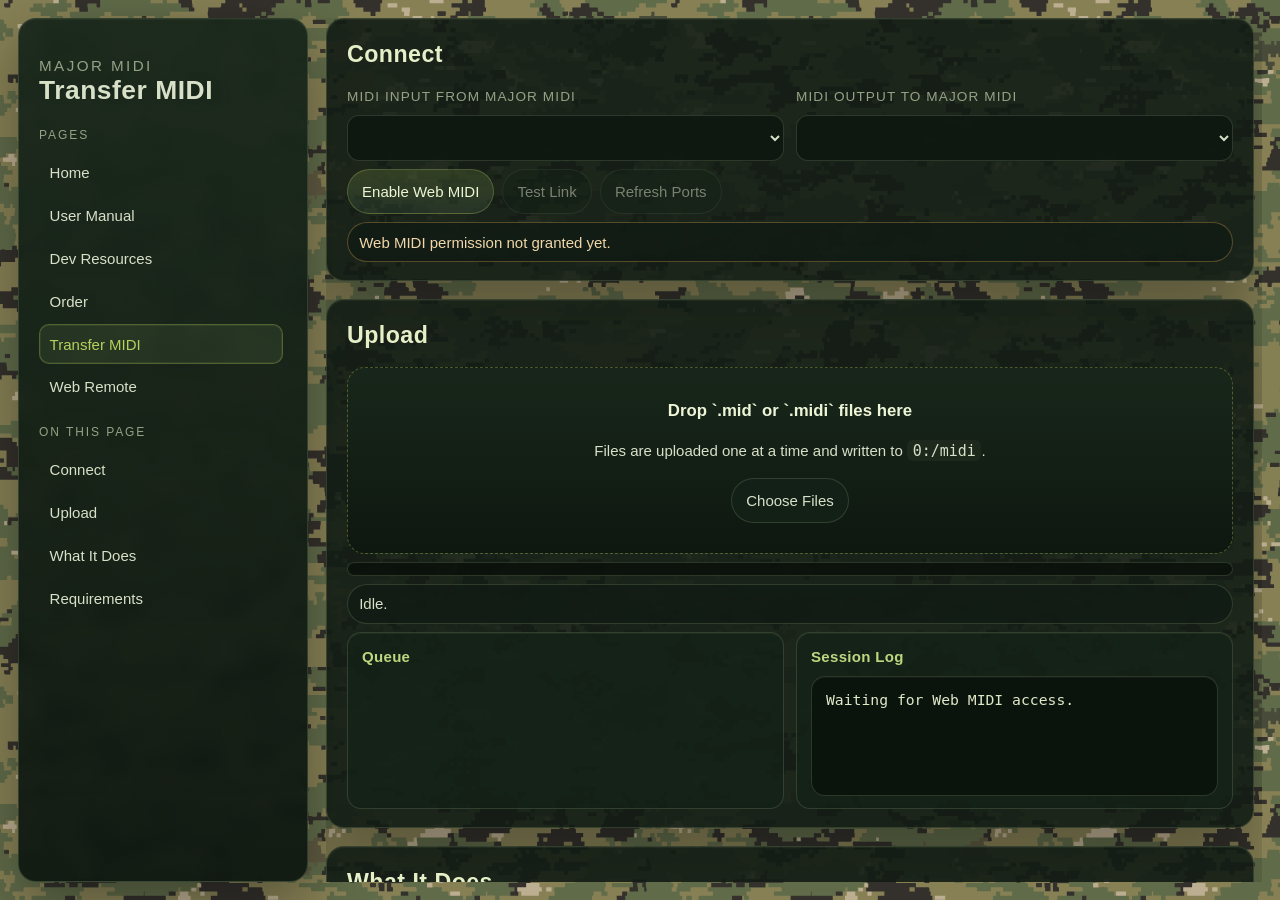
<file: docs/transfer.html>
<!DOCTYPE html>
<html lang="en">
  <head>
    <meta charset="utf-8" />
    <meta name="viewport" content="width=device-width, initial-scale=1" />
    <title>Transfer MIDI | Major MIDI</title>
    <meta
      name="description"
      content="Upload MIDI files to the Major MIDI SD card over USB MIDI SysEx from the browser."
    />
    <link rel="stylesheet" href="./styles.css" />
  </head>
  <body>
    <div class="shell">
      <aside class="sidebar">
        <div class="brand">
          <p class="kicker">Major MIDI</p>
          <h1>Transfer MIDI</h1>
        </div>

        <p class="nav-label">Pages</p>
        <nav class="nav page-nav">
          <a href="index.html">Home</a>
          <a href="user.html">User Manual</a>
          <a href="dev.html">Dev Resources</a>
          <a href="order.html">Order</a>
          <a class="active" href="transfer.html">Transfer MIDI</a>
          <a href="remote.html">Web Remote</a>
        </nav>

        <p class="nav-label">On This Page</p>
        <nav class="nav section-nav">
          <a href="#connect">Connect</a>
          <a href="#upload">Upload</a>
          <a href="#what-it-does">What It Does</a>
          <a href="#requirements">Requirements</a>
        </nav>
      </aside>

      <main class="main">
        
        <section class="section" id="connect">
          <h2>Connect</h2>
          <div class="uploader-card">
            <div class="transfer-grid">
              <div class="field">
                <label for="midi-input">MIDI Input From Major MIDI</label>
                <select id="midi-input"></select>
              </div>
              <div class="field">
                <label for="midi-output">MIDI Output To Major MIDI</label>
                <select id="midi-output"></select>
              </div>
            </div>

            <div class="button-row">
              <button id="enable-midi">Enable Web MIDI</button>
              <button id="test-link" class="secondary" disabled>Test Link</button>
              <button id="refresh-ports" class="secondary" disabled>Refresh Ports</button>
            </div>

            <div id="connection-status" class="status-pill warn">Web MIDI permission not granted yet.</div>
          </div>
        </section>

        <section class="section" id="upload">
          <h2>Upload</h2>
          <div class="uploader-card">
            <div class="dropzone" id="dropzone">
              <strong>Drop `.mid` or `.midi` files here</strong>
              <p>Files are uploaded one at a time and written to <code>0:/midi</code>.</p>
              <div class="button-row" style="justify-content:center;">
                <button id="choose-files" class="secondary">Choose Files</button>
              </div>
              <input id="file-input" type="file" accept=".mid,.midi" multiple hidden />
            </div>

            <div class="progress" aria-hidden="true">
              <div id="progress-bar" class="progress-bar"></div>
            </div>

            <div id="transfer-status" class="status-pill">Idle.</div>

            <div class="grid-2">
              <div class="mini-card">
                <h4>Queue</h4>
                <ol id="queue" class="queue"></ol>
              </div>
              <div class="mini-card">
                <h4>Session Log</h4>
                <pre id="log" class="log">Waiting for Web MIDI access.</pre>
              </div>
            </div>
          </div>
        </section>

        <section class="section" id="what-it-does">
          <h2>What It Does</h2>
          <p>This page uses a Major MIDI-specific SysEx upload protocol. Each file is sent in small acknowledged chunks so the module can write safely to the SD card without overrunning USB MIDI receive.</p>
          <div class="table-wrap">
            <table>
              <thead>
                <tr>
                  <th>Behavior</th>
                  <th>Result</th>
                </tr>
              </thead>
              <tbody>
                <tr>
                  <td>Upload target</td>
                  <td><code>0:/midi/&lt;filename&gt;</code></td>
                </tr>
                <tr>
                  <td>Existing file name match</td>
                  <td>Overwritten</td>
                </tr>
                <tr>
                  <td>Accepted files</td>
                  <td><code>.mid</code> and <code>.midi</code></td>
                </tr>
                <tr>
                  <td>After a completed upload</td>
                  <td>Major MIDI rescans the media library automatically</td>
                </tr>
              </tbody>
            </table>
          </div>
        </section>

        <section class="section" id="requirements">
          <h2>Requirements</h2>
          <p class="fine-print">Web MIDI SysEx is not available in every browser. If the page cannot request SysEx permission, try current Chrome or Edge on a secure origin.</p>
          <p class="fine-print">This page talks to the USB MIDI interface on the module. It does not mount the SD card directly.</p>
        </section>

        <div class="footer">
          Custom transfer page for Major MIDI USB SysEx uploads.
        </div>
      </main>
    </div>

    <script>
      const MANUFACTURER_ID = 0x7d;
      const MAGIC = [0x4d, 0x4d];
      const CMD = { start: 0x01, data: 0x02, end: 0x03, cancel: 0x04, ack: 0x7f };
      const STATUS_TEXT = {
        0x00: "OK",
        0x01: "Invalid packet",
        0x02: "Busy",
        0x03: "File system error",
        0x04: "Sequence mismatch",
        0x05: "Bad filename",
        0x06: "Decode error",
        0x07: "No active transfer",
      };
      const RAW_CHUNK_SIZE = 63;
      const ACK_TIMEOUT_MS = 5000;

      let midiAccess = null;
      let selectedInput = null;
      let selectedOutput = null;
      let boundInputs = [];
      let preferredInputPortKey = "";
      let preferredOutputPortKey = "";
      let uploadQueue = [];
      let uploading = false;
      let pendingAck = null;

      const inputSelect = document.getElementById("midi-input");
      const outputSelect = document.getElementById("midi-output");
      const enableButton = document.getElementById("enable-midi");
      const refreshButton = document.getElementById("refresh-ports");
      const testLinkButton = document.getElementById("test-link");
      const chooseButton = document.getElementById("choose-files");
      const fileInput = document.getElementById("file-input");
      const dropzone = document.getElementById("dropzone");
      const connectionStatus = document.getElementById("connection-status");
      const transferStatus = document.getElementById("transfer-status");
      const progressBar = document.getElementById("progress-bar");
      const queueList = document.getElementById("queue");
      const logEl = document.getElementById("log");

      function setStatus(el, text, tone = "") {
        el.textContent = text;
        el.className = "status-pill" + (tone ? " " + tone : "");
      }

      function commandName(command) {
        switch (command) {
          case CMD.start: return "start";
          case CMD.data: return "data";
          case CMD.end: return "end";
          case CMD.cancel: return "cancel";
          case CMD.ack: return "ack";
          default: return `0x${command.toString(16)}`;
        }
      }

      function bytesToHex(data) {
        return Array.from(data, (value) => value.toString(16).padStart(2, "0")).join(" ");
      }

      function log(message) {
        const stamp = new Date().toLocaleTimeString();
        const line = `[${stamp}] ${message}`;
        logEl.textContent = logEl.textContent === "Waiting for Web MIDI access." ? line : `${logEl.textContent}\n${line}`;
        logEl.scrollTop = logEl.scrollHeight;
      }

      function sanitizeFilename(name) {
        const base = name.split(/[\\/]/).pop() || "upload.mid";
        let safe = base.replace(/[^A-Za-z0-9._ -]/g, "_").replace(/^\.+/, "");
        if (!safe) safe = "upload.mid";
        if (/\.midi$/i.test(safe)) safe = safe.replace(/\.midi$/i, ".mid");
        else if (!/\.mid$/i.test(safe)) safe = `${safe}.mid`;
        return safe.slice(0, 48);
      }

      function encode7Bit(bytes) {
        const out = [];
        for (let i = 0; i < bytes.length; i += 7) {
          const block = bytes.slice(i, i + 7);
          let msb = 0;
          for (let j = 0; j < block.length; j++) {
            if (block[j] & 0x80) msb |= 1 << j;
          }
          out.push(msb);
          for (const value of block) out.push(value & 0x7f);
        }
        return out;
      }

      function buildSysEx(command, payload = []) {
        return new Uint8Array([0xf0, MANUFACTURER_ID, ...MAGIC, command, ...payload, 0xf7]);
      }

      function requirePorts() {
        if (!selectedInput || !selectedOutput) {
          throw new Error("Select both the Major MIDI input and output ports first.");
        }
      }

      function parseAck(data) {
        if (!(data instanceof Uint8Array) || data.length < 10) return null;
        if (data[0] !== 0xf0 || data[data.length - 1] !== 0xf7) return null;
        if (data[1] !== MANUFACTURER_ID || data[2] !== MAGIC[0] || data[3] !== MAGIC[1]) return null;
        if (data[4] !== CMD.ack) return null;
        return {
          request: data[5],
          status: data[6],
          value: data[7] | (data[8] << 7),
        };
      }

      function handleAckFromPort(port, event) {
        log(`Incoming MIDI on ${port.name || port.id}: ${bytesToHex(event.data)}`);
        const ack = parseAck(event.data);
        if (!ack) return;
        log(`Received ${commandName(ack.request)} ack on ${port.name || port.id}.`);
        if (!pendingAck) return;
        const { command, resolve, reject, timer } = pendingAck;
        clearTimeout(timer);
        pendingAck = null;
        if (ack.request !== command) {
          reject(new Error(`Unexpected ack ${ack.request} on ${port.name || port.id} while waiting for ${commandName(command)}.`));
          return;
        }
        if (ack.status !== 0x00) {
          reject(new Error(`${STATUS_TEXT[ack.status] || "Transfer error"} (${ack.status}) from ${port.name || port.id}`));
          return;
        }
        resolve(ack);
      }

      function bindAllInputs() {
        for (const port of boundInputs) {
          port.onmidimessage = null;
        }

        boundInputs = getPorts("input");
        for (const port of boundInputs) {
          port.onmidimessage = (event) => handleAckFromPort(port, event);
        }
      }

      function setSelectedInput(port) {
        selectedInput = port || null;
        preferredInputPortKey = selectedInput ? `${selectedInput.name || ""}|${selectedInput.manufacturer || ""}` : "";
      }

      function setSelectedOutput(port) {
        selectedOutput = port || null;
        preferredOutputPortKey = selectedOutput ? `${selectedOutput.name || ""}|${selectedOutput.manufacturer || ""}` : "";
      }

      function getPorts(type) {
        const ports = type === "input" ? midiAccess.inputs : midiAccess.outputs;
        return Array.from(ports.values()).sort((a, b) => (a.name || "").localeCompare(b.name || ""));
      }

      function fillPortSelect(select, ports, activeId) {
        select.innerHTML = "";
        if (!ports.length || !activeId) {
          const option = document.createElement("option");
          option.value = "";
          option.textContent = ports.length ? "Select a port" : "No ports available";
          option.selected = true;
          select.appendChild(option);
        }

        for (const port of ports) {
          const option = document.createElement("option");
          option.value = port.id;
          option.textContent = `${port.name || "Unnamed"}${port.manufacturer ? ` (${port.manufacturer})` : ""}`;
          if (port.id === activeId) option.selected = true;
          select.appendChild(option);
        }
      }

      function autoPickPortId(ports) {
        const major = ports.find((port) => /major midi/i.test(`${port.name || ""} ${port.manufacturer || ""}`));
        return major ? major.id : "";
      }

      function portKey(port) {
        return `${port.name || ""}|${port.manufacturer || ""}`;
      }

      function resolvePreferredPort(ports, selectValue, preferredKey) {
        if (selectValue && ports.some((port) => port.id === selectValue)) return selectValue;
        if (preferredKey) {
          const preferred = ports.find((port) => portKey(port) === preferredKey);
          if (preferred) return preferred.id;
        }
        return autoPickPortId(ports);
      }

      function refreshPorts() {
        if (!midiAccess) return;

        const inputs = getPorts("input");
        const outputs = getPorts("output");
        const nextInputId = resolvePreferredPort(inputs, inputSelect.value, preferredInputPortKey);
        const nextOutputId = resolvePreferredPort(outputs, outputSelect.value, preferredOutputPortKey);

        fillPortSelect(inputSelect, inputs, nextInputId);
        fillPortSelect(outputSelect, outputs, nextOutputId);

        setSelectedOutput(outputs.find((port) => port.id === nextOutputId) || null);
        setSelectedInput(inputs.find((port) => port.id === nextInputId) || null);
        bindAllInputs();

        if (inputs.length || outputs.length) {
          log(`Ports: inputs=${inputs.map((port) => port.name || port.id).join(", ") || "none"} | outputs=${outputs.map((port) => port.name || port.id).join(", ") || "none"}`);
        }

        if (selectedInput && selectedOutput) {
          setStatus(connectionStatus, `Ready: send to ${selectedOutput.name || "output"}, listen on all inputs`, "good");
        } else {
          setStatus(connectionStatus, "Select both Major MIDI ports to upload.", "warn");
        }
      }

      async function enableMidi() {
        if (!navigator.requestMIDIAccess) {
          setStatus(connectionStatus, "This browser does not support Web MIDI.", "bad");
          log("Web MIDI API is unavailable in this browser.");
          return;
        }

        try {
          midiAccess = await navigator.requestMIDIAccess({ sysex: true });
          midiAccess.onstatechange = refreshPorts;
          refreshPorts();
          refreshButton.disabled = false;
          testLinkButton.disabled = false;
          log("Web MIDI SysEx access granted.");
        } catch (error) {
          setStatus(connectionStatus, "Web MIDI SysEx permission was denied.", "bad");
          log(`Failed to enable Web MIDI: ${error.message}`);
        }
      }

      function updateQueue() {
        queueList.innerHTML = "";
        for (const item of uploadQueue) {
          const li = document.createElement("li");
          li.textContent = item.name;
          queueList.appendChild(li);
        }
      }

      function enqueueFiles(fileList) {
        const accepted = Array.from(fileList).filter((file) => /\.mid(i)?$/i.test(file.name));
        if (!accepted.length) {
          log("No .mid or .midi files were added.");
          return;
        }

        uploadQueue.push(...accepted);
        updateQueue();
        log(`Queued ${accepted.length} file(s).`);
        if (!uploading) processQueue();
      }

      function sendAndWait(command, payload) {
        requirePorts();
        if (pendingAck) throw new Error("Another transfer packet is still waiting for ack.");

        return new Promise((resolve, reject) => {
          const timer = window.setTimeout(() => {
            pendingAck = null;
            reject(new Error(`Timed out waiting for Major MIDI ack to ${commandName(command)}.`));
          }, ACK_TIMEOUT_MS);

          log(`Sent ${commandName(command)} packet to ${selectedOutput.name || selectedOutput.id}.`);
          pendingAck = { command, resolve, reject, timer };
          selectedOutput.send(buildSysEx(command, payload));
        });
      }

      async function testLink() {
        try {
          setStatus(connectionStatus, "Testing Major MIDI link...", "warn");
          await sendAndWait(CMD.cancel, []);
          setStatus(connectionStatus, `Link OK: ${selectedOutput.name || "output"}`, "good");
          log("Major MIDI replied to cancel test packet.");
        } catch (error) {
          setStatus(connectionStatus, error.message, "bad");
          log(`Link test failed: ${error.message}`);
        }
      }

      async function uploadFile(file) {
        const safeName = sanitizeFilename(file.name);
        const bytes = new Uint8Array(await file.arrayBuffer());
        const encoder = new TextEncoder();
        const nameBytes = Array.from(encoder.encode(safeName).slice(0, 48));
        const totalChunks = Math.ceil(bytes.length / RAW_CHUNK_SIZE);

        log(`Starting ${safeName} (${bytes.length} bytes, ${totalChunks} chunk${totalChunks === 1 ? "" : "s"}).`);
        setStatus(transferStatus, `Uploading ${safeName}...`, "warn");
        progressBar.style.width = "0%";

        await sendAndWait(CMD.start, [nameBytes.length, ...nameBytes]);

        let sequence = 0;
        try {
          for (let offset = 0; offset < bytes.length; offset += RAW_CHUNK_SIZE) {
            const chunk = Array.from(bytes.slice(offset, offset + RAW_CHUNK_SIZE));
            const packed = encode7Bit(chunk);
            await sendAndWait(CMD.data, [sequence & 0x7f, (sequence >> 7) & 0x7f, chunk.length, ...packed]);
            sequence += 1;
            const pct = bytes.length ? Math.round((Math.min(offset + chunk.length, bytes.length) / bytes.length) * 100) : 100;
            progressBar.style.width = `${pct}%`;
            setStatus(transferStatus, `Uploading ${safeName}: ${pct}%`, "warn");
          }

          await sendAndWait(CMD.end, [sequence & 0x7f, (sequence >> 7) & 0x7f]);
        } catch (error) {
          try {
            if (selectedOutput) selectedOutput.send(buildSysEx(CMD.cancel));
          } catch (_) {}
          throw error;
        }

        progressBar.style.width = "100%";
        setStatus(transferStatus, `Finished ${safeName}.`, "good");
        log(`Finished ${safeName}.`);
      }

      async function processQueue() {
        if (uploading) return;
        uploading = true;

        try {
          while (uploadQueue.length) {
            const file = uploadQueue.shift();
            updateQueue();
            await uploadFile(file);
          }
        } catch (error) {
          setStatus(transferStatus, error.message, "bad");
          log(`Upload failed: ${error.message}`);
        } finally {
          uploading = false;
          if (!uploadQueue.length && !transferStatus.classList.contains("bad")) {
            setStatus(transferStatus, "Idle.", "");
          }
        }
      }

      enableButton.addEventListener("click", enableMidi);
      refreshButton.addEventListener("click", refreshPorts);
      testLinkButton.addEventListener("click", testLink);

      inputSelect.addEventListener("change", () => {
        const next = getPorts("input").find((port) => port.id === inputSelect.value) || null;
        setSelectedInput(next);
        refreshPorts();
      });

      outputSelect.addEventListener("change", () => {
        setSelectedOutput(getPorts("output").find((port) => port.id === outputSelect.value) || null);
        refreshPorts();
      });

      chooseButton.addEventListener("click", () => fileInput.click());
      fileInput.addEventListener("change", (event) => {
        enqueueFiles(event.target.files);
        fileInput.value = "";
      });

      ["dragenter", "dragover"].forEach((type) => {
        dropzone.addEventListener(type, (event) => {
          event.preventDefault();
          dropzone.classList.add("active");
        });
      });

      ["dragleave", "drop"].forEach((type) => {
        dropzone.addEventListener(type, (event) => {
          event.preventDefault();
          dropzone.classList.remove("active");
        });
      });

      dropzone.addEventListener("drop", (event) => {
        enqueueFiles(event.dataTransfer.files);
      });
    </script>
  </body>
</html>
</file>
<file: docs/styles.css>
:root {
  --bg: #0c120d;
  --panel: rgba(18, 28, 20, 0.9);
  --ink: #d8e0c8;
  --muted: #94a286;
  --line: rgba(126, 148, 107, 0.28);
  --accent: #b6d05d;
  --accent-2: #6fa88d;
  --soft: rgba(86, 110, 70, 0.22);
  --code: #0d1610;
  --shadow: 0 22px 60px rgba(0, 0, 0, 0.35);
  --radius: 18px;
  --content: 1440px;
}

* {
  box-sizing: border-box;
}

html {
  height: 100%;
  scroll-behavior: smooth;
}

body {
  min-height: 100%;
  margin: 0;
  font-family: "Trebuchet MS", "Segoe UI", Arial, sans-serif;
  font-size: 15px;
  color: var(--ink);
  background-image: url("assets/images/digicamo-fixed.svg");
  background-repeat: repeat;
  line-height: 1.55;
}

a {
  color: var(--accent-2);
}

code {
  font-family: "SFMono-Regular", Menlo, Consolas, monospace;
  background: rgba(44, 52, 39, 0.45);
  padding: 0.1rem 0.35rem;
  border-radius: 6px;
}

pre {
  margin: 1rem 0;
  padding: 1rem 1.15rem;
  border-radius: 14px;
  overflow-x: auto;
  background: var(--code);
  color: #eef5dc;
  border: 1px solid rgba(182, 208, 93, 0.14);
  box-shadow: inset 0 1px 0 rgba(255, 255, 255, 0.04);
}

pre code {
  background: transparent;
  padding: 0;
}

.shell {
  display: grid;
  grid-template-columns: 290px minmax(0, 1fr);
  max-width: var(--content);
  margin: 0 auto;
  padding: 18px;
  gap: 18px;
  height: 100vh;
}

.sidebar {
  align-self: stretch;
  padding: 22px 20px;
  border: 1px solid var(--line);
  border-radius: var(--radius);
  background: linear-gradient(180deg, rgba(25, 39, 27, 0.96), rgba(14, 23, 16, 0.94));
  box-shadow: var(--shadow);
  backdrop-filter: blur(8px);
  overflow: hidden;
  display: flex;
  flex-direction: column;
  min-height: 0;
}

.brand {
  margin-bottom: 22px;
}

.kicker {
  font-size: 0.75rem;
  letter-spacing: 0.16em;
  text-transform: uppercase;
  color: var(--accent);
  margin: 0 0 0.4rem;
}

.brand h1 {
  margin: 0;
  font-size: 1.65rem;
  line-height: 1;
}

.brand p {
  margin: 0.8rem 0 0;
  color: var(--muted);
  font-size: 0.95rem;
}

.nav {
  display: grid;
  gap: 0.2rem;
  min-height: 0;
  overflow-y: auto;
  padding-right: 0.25rem;
}

.nav-label {
  margin: 0 0 0.55rem;
  font-size: 0.75rem;
  letter-spacing: 0.16em;
  text-transform: uppercase;
  color: var(--muted);
}

.page-nav {
  margin-bottom: 1rem;
  min-height: auto;
  overflow: visible;
}

.page-nav a.active {
  background: var(--soft);
  color: var(--accent);
  border-color: rgba(182, 208, 93, 0.3);
  box-shadow: inset 0 0 0 1px rgba(182, 208, 93, 0.08);
}

.nav a {
  text-decoration: none;
  color: var(--ink);
  padding: 0.45rem 0.6rem;
  border-radius: 10px;
  border: 1px solid transparent;
  transition: background 120ms ease, color 120ms ease, transform 120ms ease, border-color 120ms ease, box-shadow 120ms ease;
}

.nav a:hover {
  background: var(--soft);
  color: var(--accent);
  border-color: rgba(182, 208, 93, 0.3);
  box-shadow: inset 0 0 0 1px rgba(182, 208, 93, 0.08);
  transform: translateX(2px);
}

.main {
  min-width: 0;
  min-height: 0;
  overflow-y: auto;
  padding-right: 8px;
  scroll-behavior: smooth;
}

.main section[id] {
  scroll-margin-top: 24px;
}

.hero,
.section {
  border: 1px solid var(--line);
  border-radius: var(--radius);
  background: var(--panel);
  box-shadow: var(--shadow);
}

.hero {
  padding: 22px 24px;
  margin-bottom: 18px;
}

.hero-grid {
  display: grid;
  grid-template-columns: minmax(0, 1.25fr) minmax(280px, 0.75fr);
  gap: 12px;
  min-width: 0;
  align-items: start;
}

.hero h2 {
  margin: 0 0 0.6rem;
  font-size: clamp(1.8rem, 3vw, 2.7rem);
  line-height: 1;
}

.hero p {
  margin: 0 0 1rem;
  color: var(--muted);
  max-width: 62ch;
  font-size: 0.98rem;
}

.hero-links {
  display: flex;
  gap: 14px;
  font-size: 0.9rem;
}

.hero-links a {
  font-weight: 600;
}

.section {
  padding: 18px 20px;
  margin-bottom: 18px;
  min-width: 0;
}

.section h2 {
  margin: 0 0 0.8rem;
  font-size: 1.45rem;
}

#the-intention-of-major-midi {
  padding: clamp(26px, 4vw, 44px);
  background:
    linear-gradient(145deg, rgba(182, 208, 93, 0.07), transparent 42%),
    var(--panel);
  border-color: rgba(182, 208, 93, 0.34);
}

#the-intention-of-major-midi h2 {
  font-size: clamp(1.55rem, 2.7vw, 2.15rem);
  padding-bottom: 0.85rem;
  border-bottom: 1px solid var(--line);
}

#the-intention-of-major-midi p {
  max-width: 76ch;
  margin-left: auto;
  margin-right: auto;
  color: #cbd5ba;
  font-size: 1rem;
  line-height: 1.72;
}

#the-intention-of-major-midi p:first-of-type {
  color: #e4ebd4;
  font-size: 1.08rem;
}

#the-intention-of-major-midi p:last-child {
  margin-bottom: 0;
  color: var(--accent);
}

.section h3 {
  margin: 1.8rem 0 0.7rem;
  font-size: 1.02rem;
}

.section h4 {
  margin: 1.2rem 0 0.5rem;
  font-size: 0.94rem;
}

.section p:first-child,
.section h2:first-child,
.section h3:first-child {
  margin-top: 0;
}

.grid-2 {
  display: grid;
  grid-template-columns: repeat(2, minmax(0, 1fr));
  gap: 12px;
  min-width: 0;
}

.mini-card {
  padding: 12px 14px;
  border: 1px solid var(--line);
  border-radius: 14px;
  background: rgba(21, 34, 24, 0.84);
  min-width: 0;
  overflow: hidden;
}

.mini-card h4 {
  margin-top: 0;
}

.image-grid {
  display: grid;
  grid-template-columns: repeat(2, minmax(0, 1fr));
  gap: 18px;
  margin: 1rem 0;
}

.image-card {
  margin: 1rem 0 0;
}

.image-card-wide {
  margin-top: 1.1rem;
}

/* Standalone (non-grid) figures: cap display size so a full-width image
   does not dominate the page. Centered; caps tuned per orientation. */
.image-card-wide .image-frame {
  max-width: 600px;
  margin-left: auto;
  margin-right: auto;
}
.image-card-wide .panel-frame,
.image-card-wide .board-frame {
  max-width: 340px;
}
.image-card-wide figcaption {
  text-align: center;
}

.image-frame {
  border: 1px solid var(--line);
  border-radius: 16px;
  overflow: hidden;
  background: rgba(10, 16, 11, 0.88);
  box-shadow: var(--shadow);
}

.image-frame img {
  display: block;
  width: 100%;
  height: auto;
}

.board-frame {
  background:
    linear-gradient(180deg, rgba(18, 35, 20, 0.98), rgba(11, 24, 14, 0.98)),
    #102314;
}

.panel-frame {
  background:
    linear-gradient(180deg, rgba(28, 28, 28, 0.98), rgba(12, 12, 12, 0.98)),
    #111;
}

.render-frame {
  background:
    linear-gradient(180deg, rgba(244, 245, 240, 0.98), rgba(222, 225, 216, 0.98)),
    #f1f3eb;
  padding: 8px;
}

.image-card figcaption {
  margin-top: 0.65rem;
  color: var(--muted);
  font-size: 0.92rem;
  line-height: 1.45;
}

.steps,
.bullets {
  padding-left: 1.2rem;
}

.steps li + li,
.bullets li + li {
  margin-top: 0.4rem;
}

.table-wrap {
  overflow-x: auto;
}

table {
  width: 100%;
  border-collapse: collapse;
  font-size: 0.9rem;
}

th,
td {
  text-align: left;
  border-bottom: 1px solid var(--line);
  padding: 0.7rem 0.65rem;
  vertical-align: top;
}

th {
  font-size: 0.74rem;
  letter-spacing: 0.08em;
  text-transform: uppercase;
  color: var(--muted);
}

.hero h2,
.section h2,
.section h3,
.section h4,
.brand h1 {
  font-family: "Arial Black", Impact, "Trebuchet MS", sans-serif;
  letter-spacing: 0.02em;
}

.hero h2,
.section h2 {
  color: #e5f0c8;
}

.section h3,
.section h4 {
  color: #bfd780;
}

.hero,
.section,
.sidebar,
.mini-card,
pre {
  position: relative;
}

.hero::before,
.section::before,
.sidebar::before,
.mini-card::before {
  content: "";
  position: absolute;
  inset: 0;
  border-radius: inherit;
  pointer-events: none;
  box-shadow: inset 0 1px 0 rgba(214, 236, 167, 0.05);
}

.footer {
  padding: 0 4px 28px;
  color: var(--muted);
  font-size: 0.86rem;
}

.uploader-card {
  display: grid;
  gap: 8px;
}

.transfer-grid {
  display: grid;
  grid-template-columns: repeat(2, minmax(0, 1fr));
  gap: 12px;
  min-width: 0;
}

.field {
  display: grid;
  gap: 8px;
}

.field label {
  font-size: 0.85rem;
  letter-spacing: 0.08em;
  text-transform: uppercase;
  color: var(--muted);
}

.field select,
.field input[type="file"] {
  width: 100%;
  border: 1px solid var(--line);
  border-radius: 12px;
  background: rgba(15, 23, 17, 0.92);
  color: var(--ink);
  padding: 0.8rem 0.9rem;
}

select,
input[type="number"],
input[type="text"],
input[type="file"] {
  width: 100%;
  min-height: 0;
  border: 1px solid var(--line);
  border-radius: 10px;
  background: rgba(15, 23, 17, 0.92);
  color: var(--ink);
  padding: 0.58rem 0.72rem;
  font: inherit;
}

input[type="checkbox"] {
  width: 16px;
  height: 16px;
}

.button-row {
  display: flex;
  flex-wrap: wrap;
  gap: 8px;
}

.button-row button {
  border: 1px solid rgba(182, 208, 93, 0.28);
  border-radius: 999px;
  background: linear-gradient(180deg, rgba(182, 208, 93, 0.16), rgba(111, 168, 141, 0.12));
  color: #edf6d3;
  padding: 0.62rem 0.88rem;
  font: inherit;
  cursor: pointer;
}

.button-row button.secondary {
  border-color: var(--line);
  background: rgba(21, 34, 24, 0.84);
  color: var(--ink);
}

.button-row button:disabled {
  opacity: 0.5;
  cursor: not-allowed;
}

.status-pill {
  display: inline-flex;
  align-items: center;
  gap: 0.45rem;
  min-height: 34px;
  padding: 0.45rem 0.7rem;
  max-width: 100%;
  overflow-wrap: anywhere;
  word-break: break-word;
  border-radius: 999px;
  border: 1px solid var(--line);
  background: rgba(18, 28, 20, 0.82);
  color: var(--ink);
}

.status-pill.good {
  border-color: rgba(182, 208, 93, 0.35);
  color: #e6f0c6;
}

.status-pill.warn {
  border-color: rgba(214, 164, 80, 0.35);
  color: #f0d7aa;
}

.status-pill.bad {
  border-color: rgba(214, 101, 80, 0.35);
  color: #f2beb5;
}

.dropzone {
  padding: 30px 22px;
  border: 1.5px dashed rgba(182, 208, 93, 0.35);
  border-radius: 18px;
  background:
    linear-gradient(180deg, rgba(25, 39, 27, 0.94), rgba(14, 23, 16, 0.92)),
    rgba(18, 28, 20, 0.92);
  text-align: center;
  transition: border-color 120ms ease, background 120ms ease, transform 120ms ease;
}

.dropzone.active {
  border-color: var(--accent);
  background:
    linear-gradient(180deg, rgba(36, 57, 39, 0.98), rgba(18, 28, 20, 0.94)),
    rgba(18, 28, 20, 0.94);
  transform: translateY(-1px);
}

.dropzone strong {
  display: block;
  margin-bottom: 0.5rem;
  color: #eef5d7;
  font-size: 1.05rem;
}

.progress {
  width: 100%;
  height: 14px;
  border-radius: 999px;
  overflow: hidden;
  background: rgba(12, 18, 13, 0.9);
  border: 1px solid var(--line);
}

.progress-bar {
  width: 0%;
  height: 100%;
  background: linear-gradient(90deg, var(--accent), #dce88e 60%, var(--accent-2));
  transition: width 120ms linear;
}

.queue {
  margin: 0;
  padding-left: 1.2rem;
}

.log {
  margin: 0;
  min-height: 120px;
  max-height: 180px;
  overflow: auto;
  padding: 12px 14px;
  border-radius: 14px;
  border: 1px solid var(--line);
  background: rgba(12, 18, 13, 0.9);
  color: #dfe8c7;
  font-family: "SFMono-Regular", Menlo, Consolas, monospace;
  font-size: 0.92rem;
  line-height: 1.45;
  white-space: pre-wrap;
}

.fine-print {
  color: var(--muted);
  font-size: 0.95rem;
}

.fader-control {
  display: grid;
  grid-template-columns: minmax(5.5rem, 1fr) 2.2rem;
  align-items: center;
  gap: 0.45rem;
}

.fader-value {
  color: var(--muted);
  font-variant-numeric: tabular-nums;
  text-align: right;
}

.tick-reference {
  opacity: 0.78;
}

.tick-reference label::after {
  content: " · editable";
  color: var(--accent-2);
  font-size: 0.72rem;
  letter-spacing: 0.04em;
  text-transform: none;
}

.song-loop-grid {
  display: grid;
  grid-template-columns: repeat(2, minmax(0, 1fr));
  gap: 12px;
  margin: 12px 0;
}

.song-loop-grid h4 {
  margin: 0 0 0.75rem;
}

.song-loop-grid .grid-2 {
  margin-bottom: 0.75rem;
}

.browser-path {
  margin: 0 0 8px;
  opacity: 0.75;
}

.browser-list {
  max-height: 220px;
  overflow-y: auto;
  margin-top: 10px;
}

.browser-item {
  cursor: pointer;
  padding: 0.35rem 0.5rem;
  border-radius: 8px;
}

.browser-item:hover {
  background: rgba(255, 255, 255, 0.08);
}

.browser-item.dir {
  opacity: 0.85;
}

.browser-item.selected {
  background: rgba(120, 200, 120, 0.22);
  font-weight: 600;
}

@media (max-width: 980px) {
  html,
  body {
    height: auto;
  }

  body {
    overflow: auto;
  }

  .shell {
    grid-template-columns: 1fr;
    height: auto;
  }

  .sidebar {
    position: static;
    overflow: visible;
  }

  .hero-grid,
  .grid-2,
  .transfer-grid,
  .image-grid,
  .song-loop-grid {
    grid-template-columns: 1fr;
  }

  .nav,
  .main {
    overflow: visible;
  }
}

@media (max-width: 640px) {
  .shell {
    padding: 14px;
    gap: 16px;
  }

  .hero,
  .section {
    padding: 20px 18px;
  }

  .brand h1 {
    font-size: 1.45rem;
  }
}

/* Dense dashboard grid, used by the remote control page. */
body.remote-page .main {
  display: grid;
  grid-template-columns: repeat(12, minmax(0, 1fr));
  gap: 16px;
  align-content: start;
}

body.remote-page .hero,
body.remote-page .section {
  margin-bottom: 0;
}

body.remote-page .hero {
  grid-column: 1 / -1;
}

body.remote-page #connect {
  grid-column: span 7;
}

body.remote-page #status {
  grid-column: span 5;
}

body.remote-page #transport {
  grid-column: span 4;
}

body.remote-page #library,
body.remote-page #song {
  grid-column: span 6;
}

body.remote-page #mixer,
body.remote-page .footer {
  grid-column: 1 / -1;
}

body.remote-page #status h4,
body.remote-page #status p {
  max-width: 100%;
  overflow-wrap: anywhere;
  word-break: break-word;
}

body.remote-page table {
  font-size: 0.88rem;
}

body.remote-page th,
body.remote-page td {
  padding: 0.45rem 0.38rem;
  white-space: nowrap;
}

body.remote-page #channel-table input[type="number"] {
  min-width: 4.4rem;
}

body.remote-page #channel-table input[type="text"] {
  min-width: 4.8rem;
}

body.remote-page #channel-table input[type="range"] {
  width: clamp(5.5rem, 8vw, 8rem);
  accent-color: var(--accent);
}

@media (max-width: 1180px) {
  body.remote-page .main {
    grid-template-columns: repeat(2, minmax(0, 1fr));
  }

  body.remote-page .hero,
  body.remote-page #connect,
  body.remote-page #status,
  body.remote-page #transport,
  body.remote-page #library,
  body.remote-page #song,
  body.remote-page #mixer,
  body.remote-page .footer {
    grid-column: 1 / -1;
  }
}
</file>
